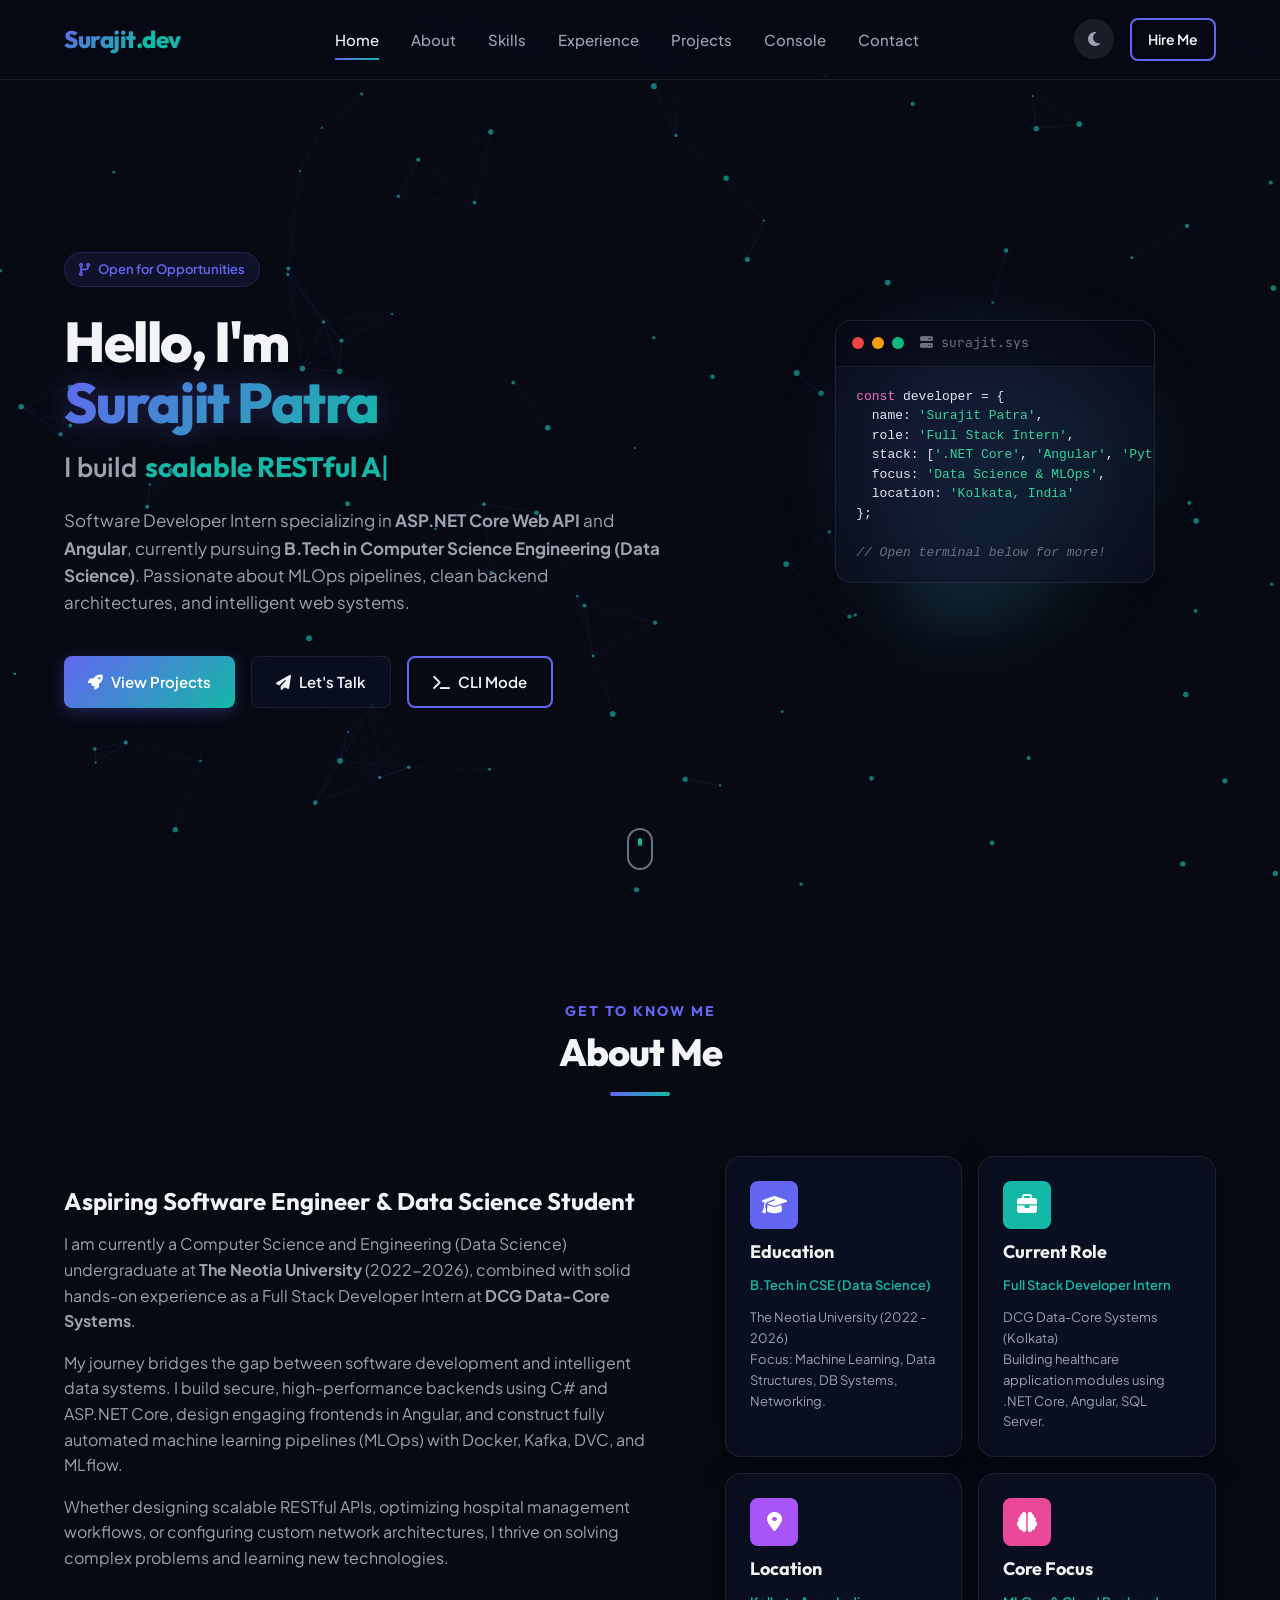
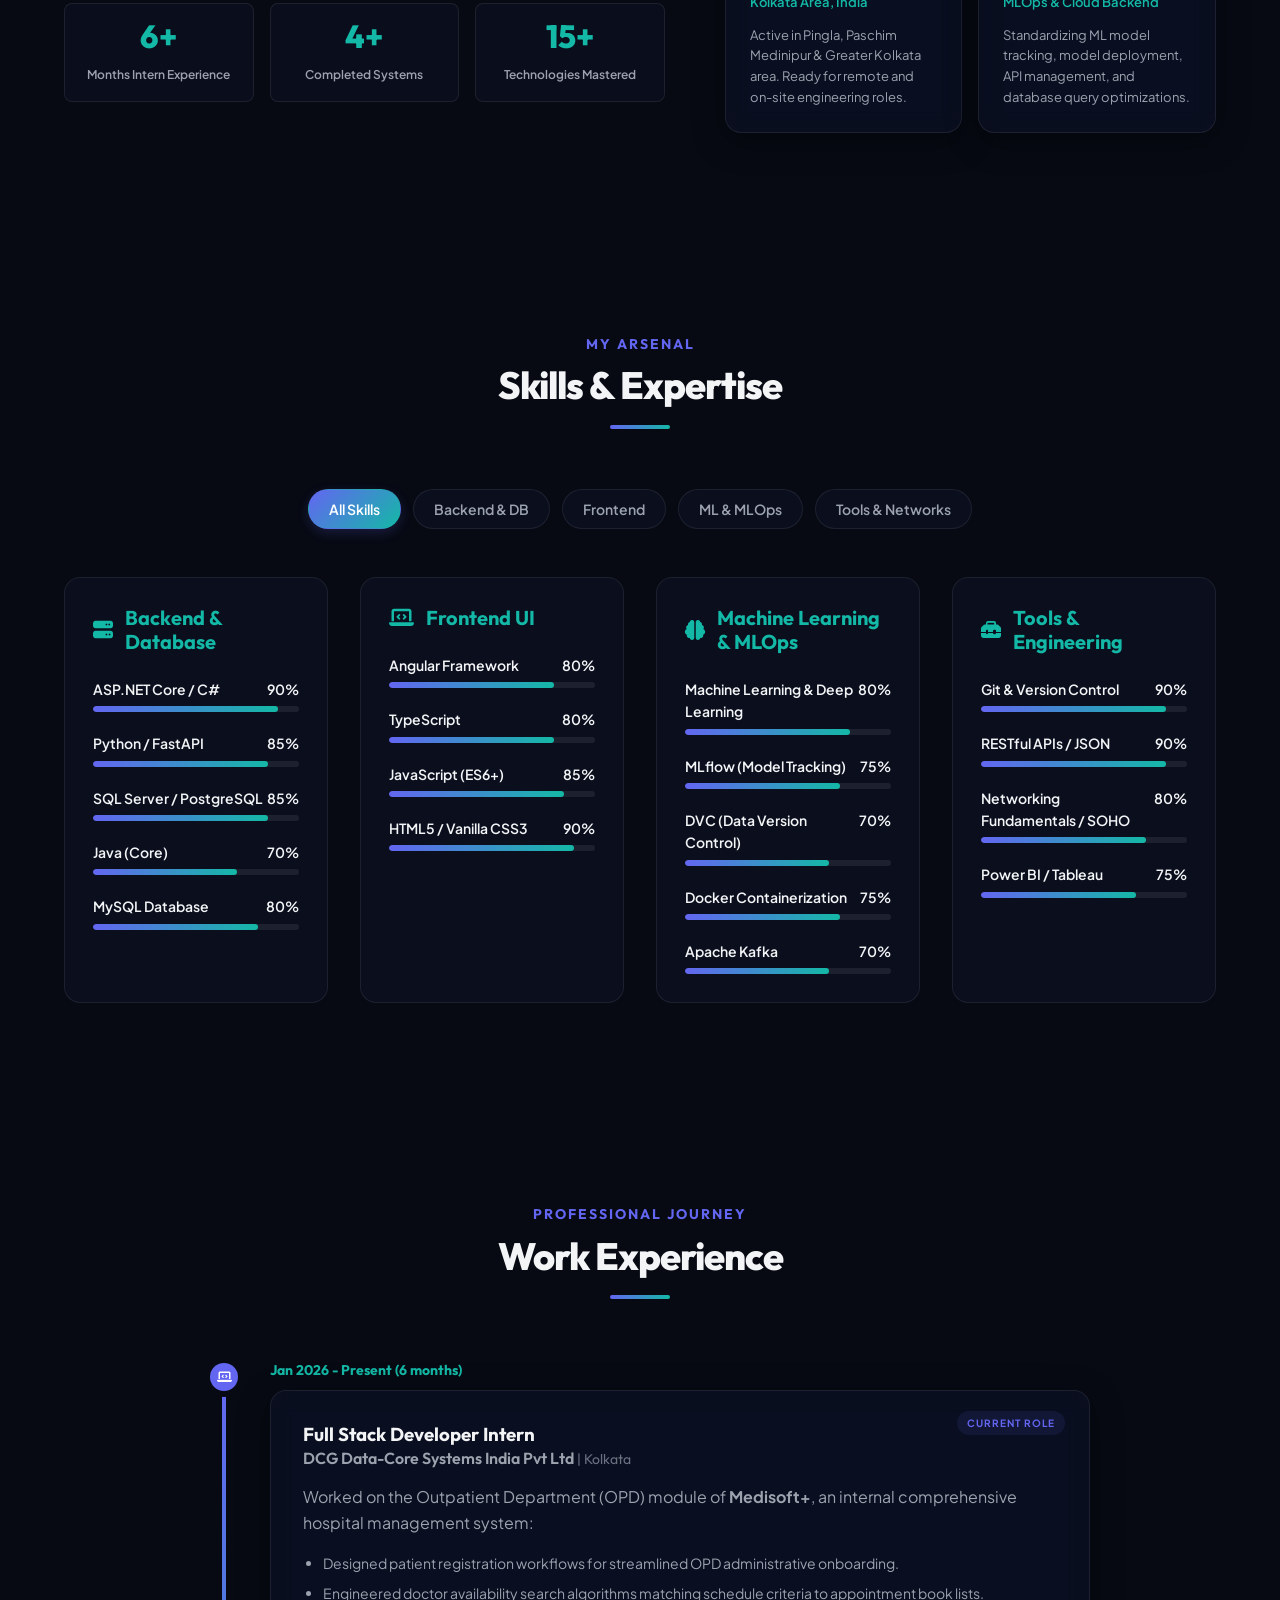
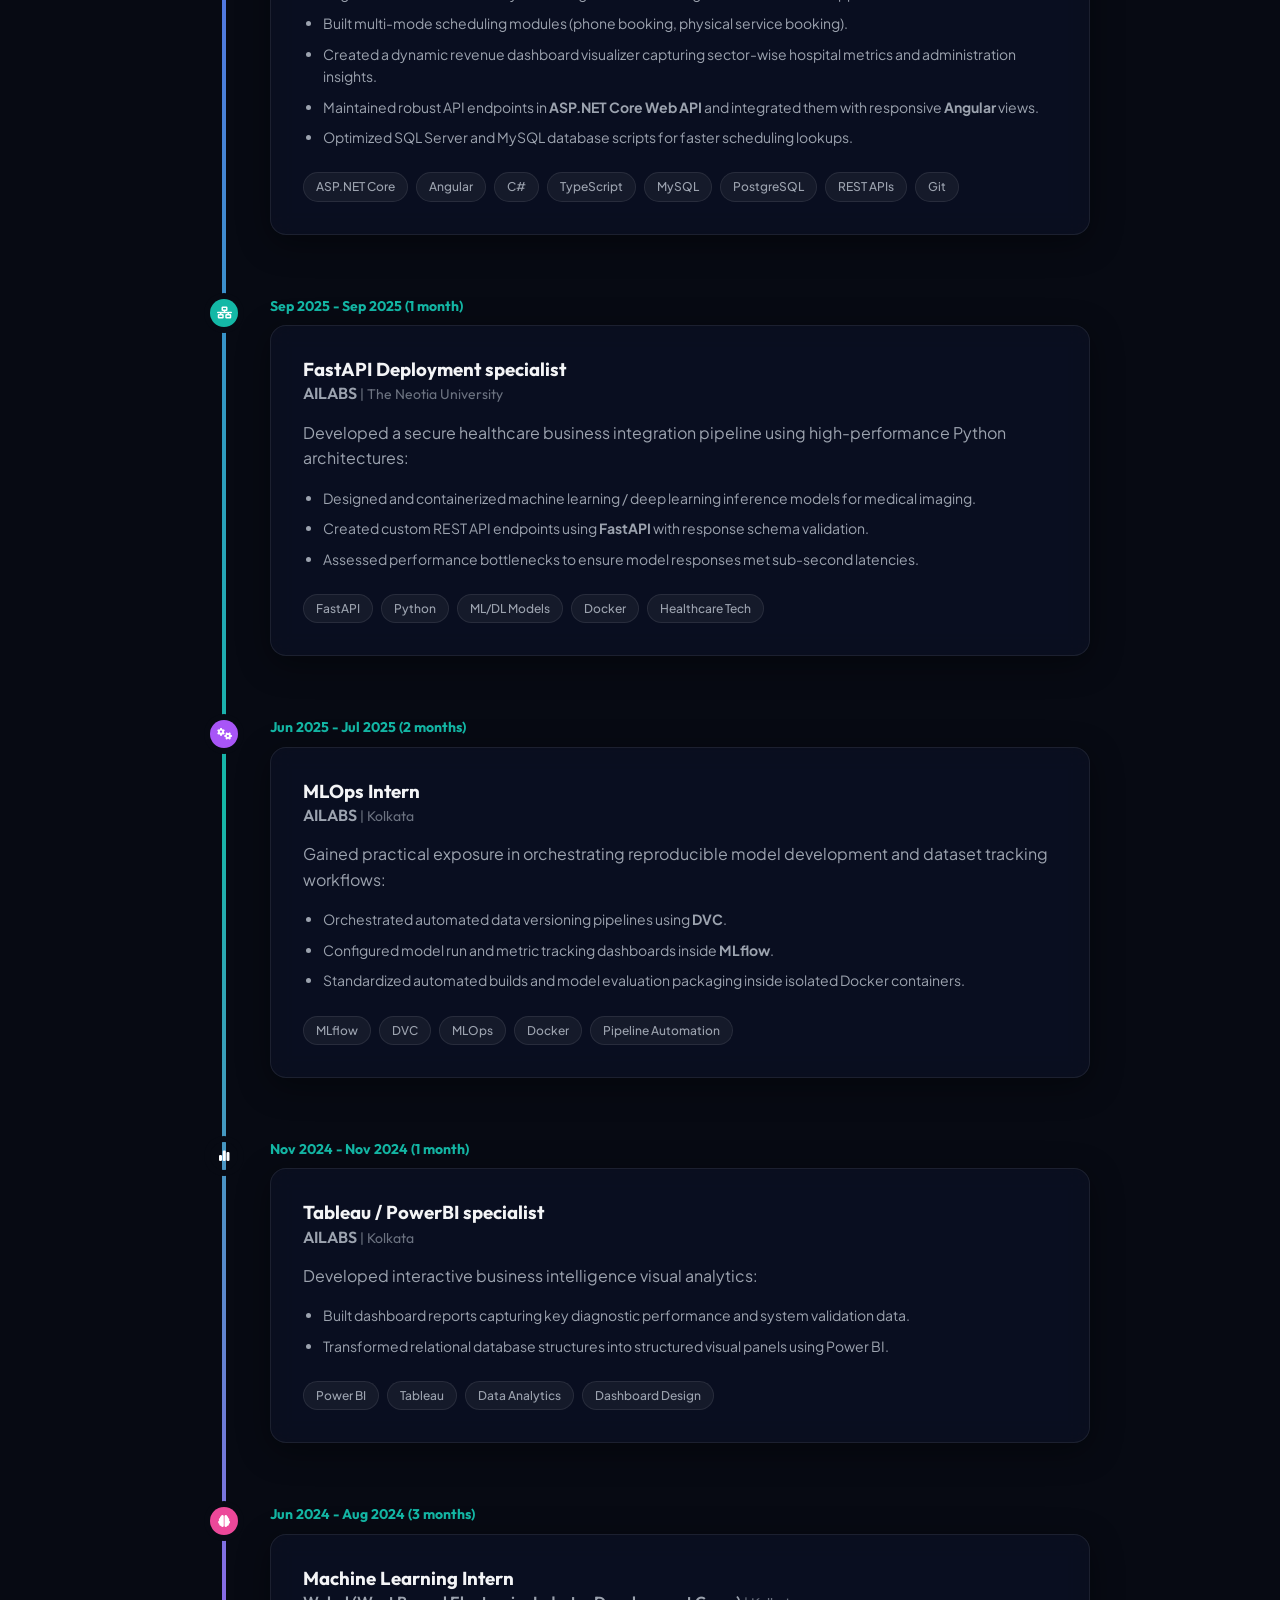
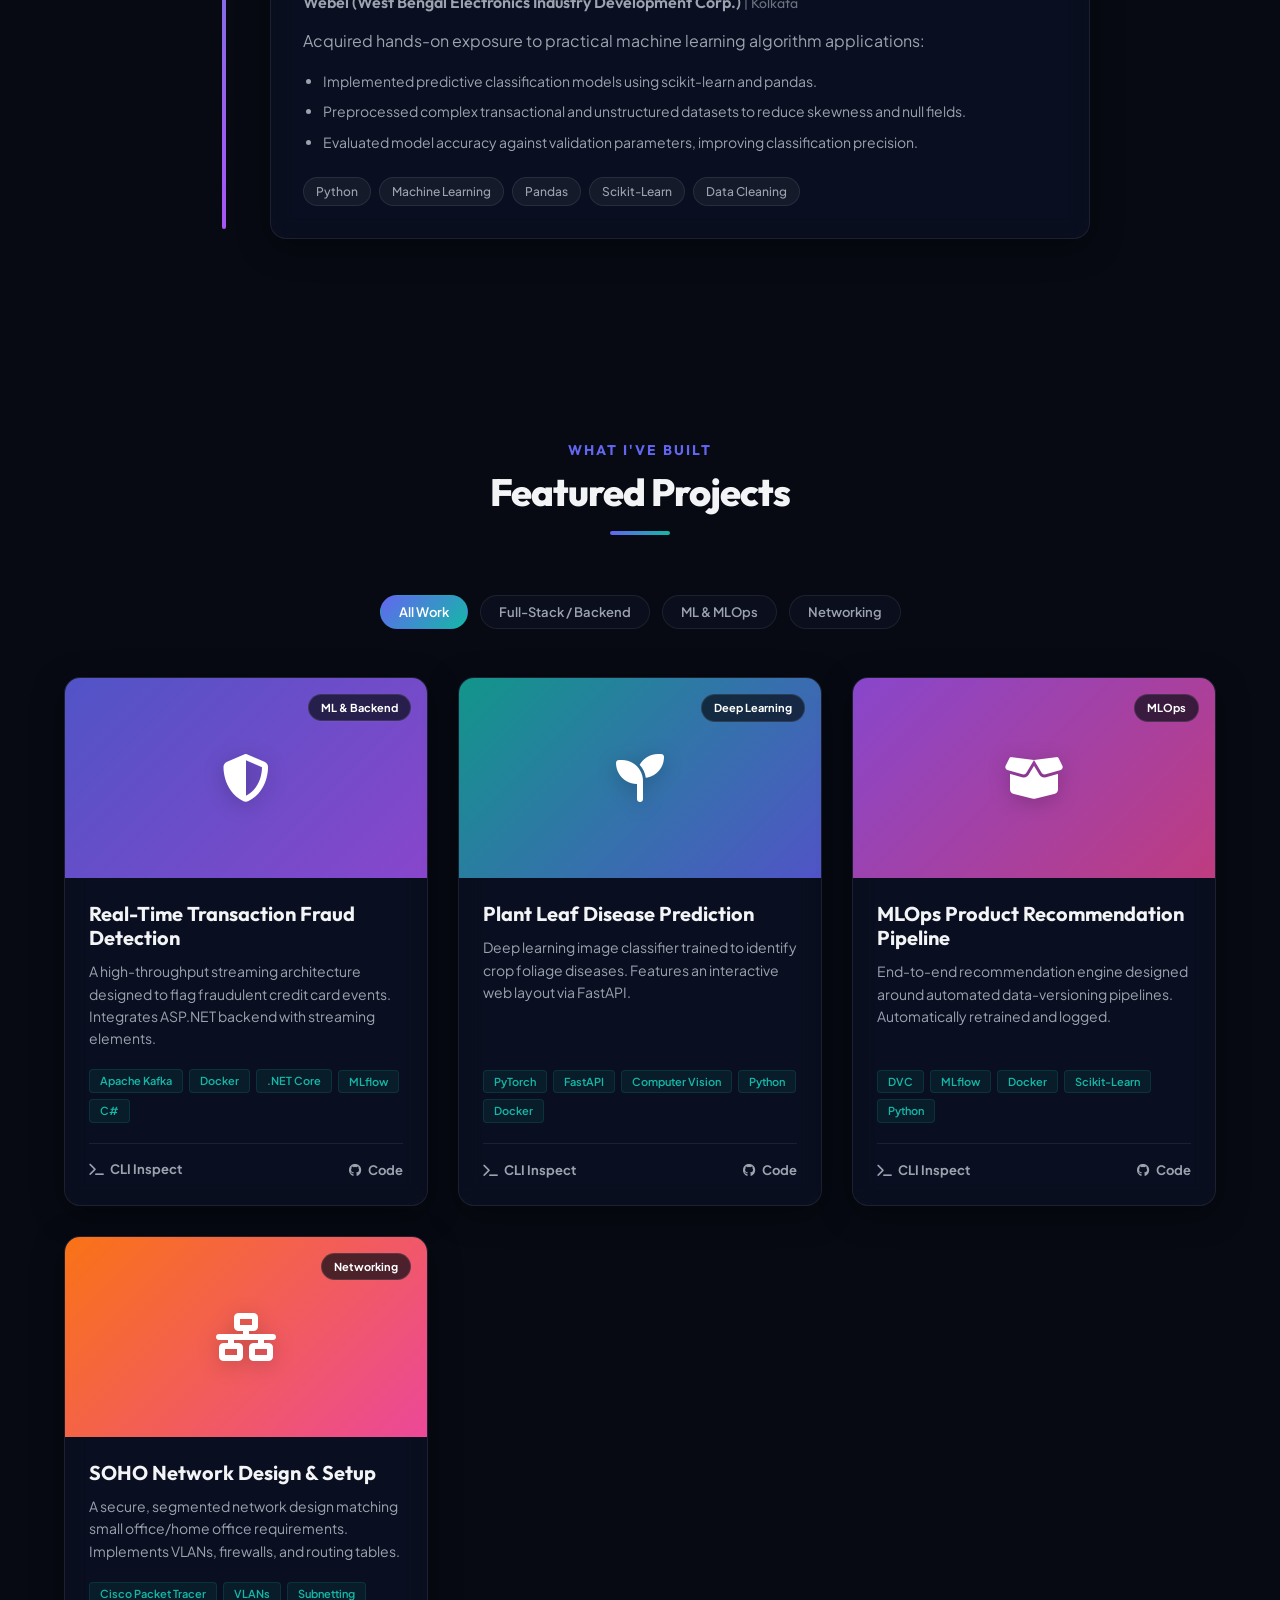
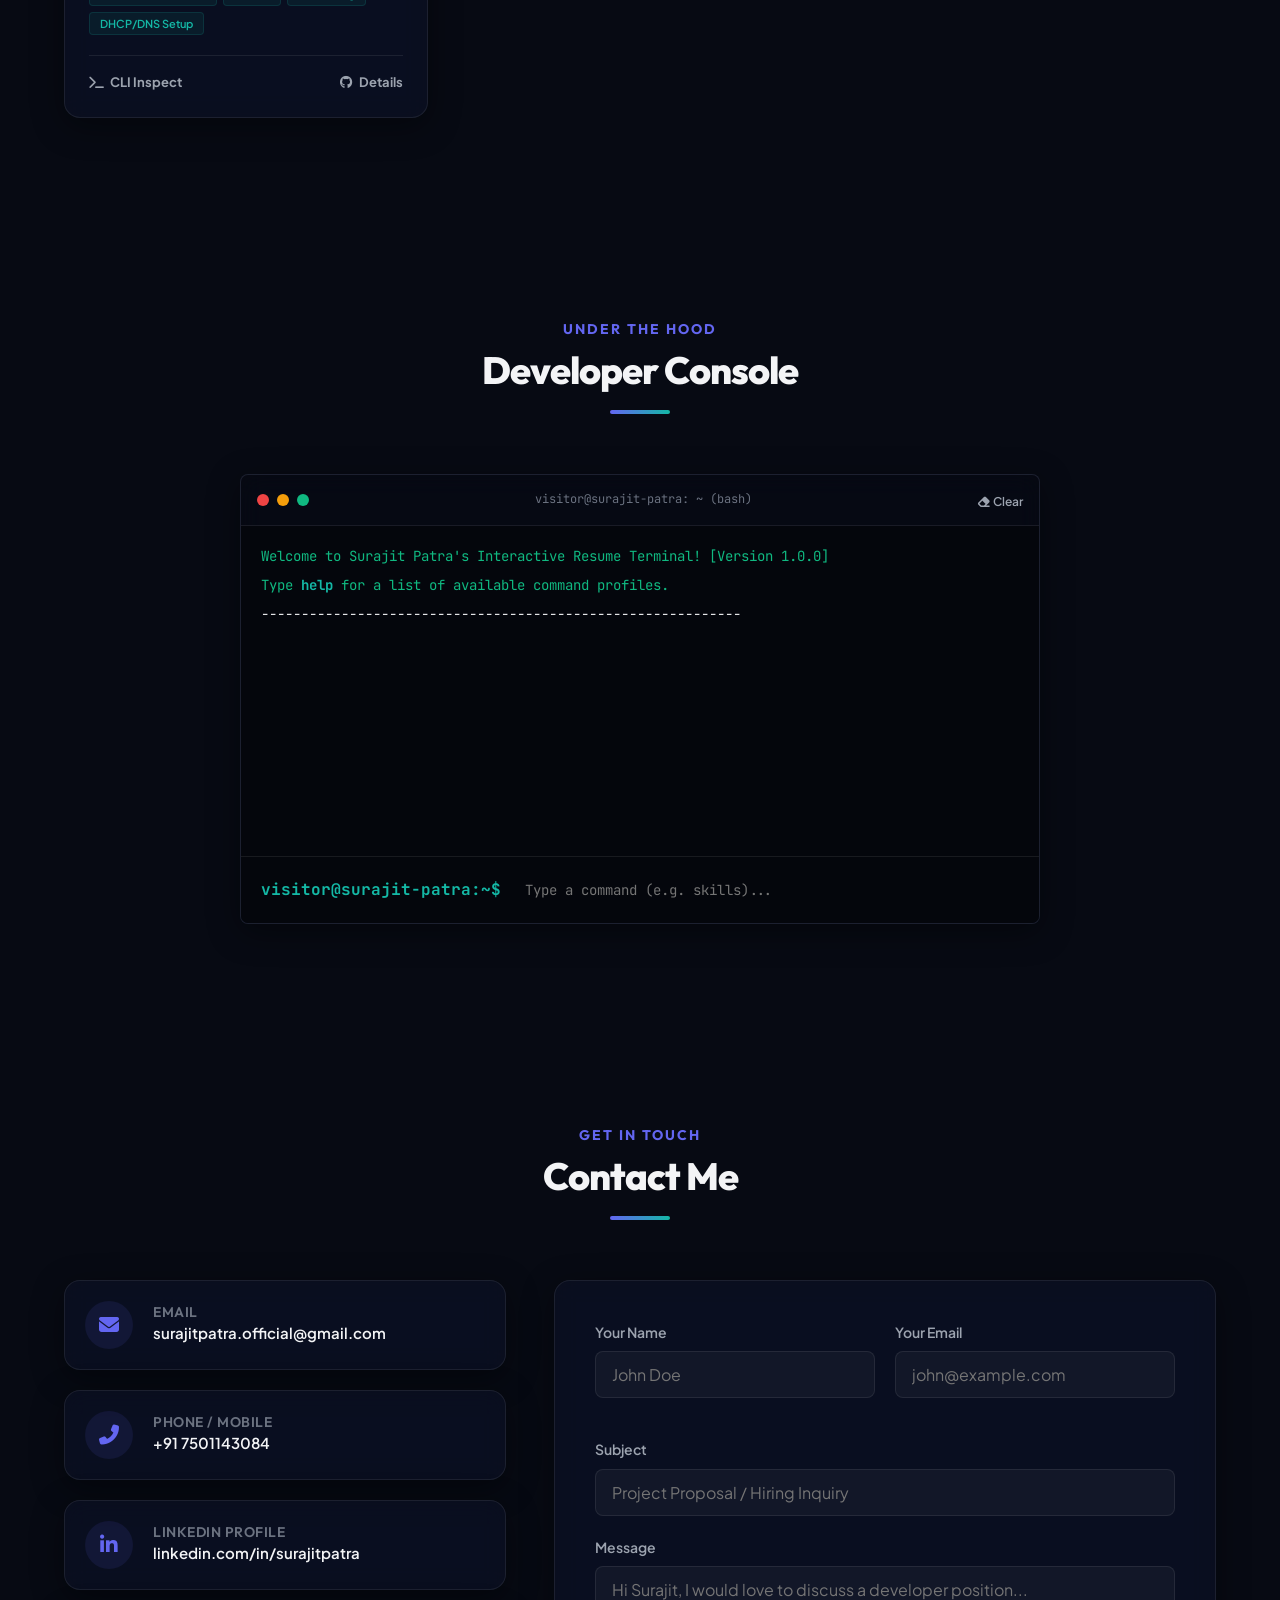
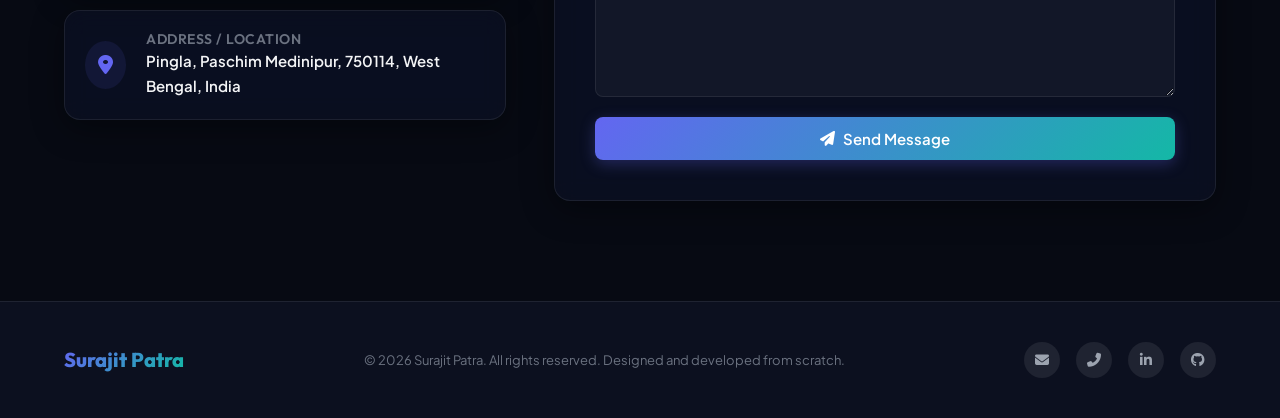
<file: index.html>
<!DOCTYPE html>
<html lang="en" data-theme="dark">

<head>
    <meta charset="UTF-8">
    <meta name="viewport" content="width=device-width, initial-scale=1.0">
    <meta name="description"
        content="Surajit Patra - Software Developer Intern & Data Science Student. Exploring .NET Core, Angular, Python, Machine Learning, and MLOps.">
    <title>Surajit Patra | Portfolio</title>

    <!-- Google Fonts -->
    <link rel="preconnect" href="https://fonts.googleapis.com">
    <link rel="preconnect" href="https://fonts.gstatic.com" crossorigin>
    <link
        href="https://fonts.googleapis.com/css2?family=Outfit:wght@300;400;500;600;700;800&family=JetBrains+Mono:wght@400;500;700&family=Plus+Jakarta+Sans:wght@300;400;500;600;700&display=swap"
        rel="stylesheet">

    <!-- Font Awesome Icons -->
    <link rel="stylesheet" href="https://cdnjs.cloudflare.com/ajax/libs/font-awesome/6.4.0/css/all.min.css">

    <!-- Custom CSS -->
    <link rel="stylesheet" href="style.css">
</head>

<body>
    <!-- Scroll Progress Indicator -->
    <div id="scroll-progress"></div>

    <!-- Interactive Canvas Background -->
    <canvas id="particle-canvas"></canvas>

    <!-- Header / Navigation -->
    <header class="glass-nav">
        <div class="nav-container">
            <a href="#hero" class="logo">
                <span class="gradient-text">Surajit</span><span class="logo-dot">.dev</span>
            </a>

            <nav class="nav-menu">
                <a href="#hero" class="nav-link active" data-sec="hero">Home</a>
                <a href="#about" class="nav-link" data-sec="about">About</a>
                <a href="#skills" class="nav-link" data-sec="skills">Skills</a>
                <a href="#experience" class="nav-link" data-sec="experience">Experience</a>
                <a href="#projects" class="nav-link" data-sec="projects">Projects</a>
                <a href="#terminal" class="nav-link" data-sec="terminal">Console</a>
                <a href="#contact" class="nav-link" data-sec="contact">Contact</a>
            </nav>

            <div class="nav-actions">
                <button id="theme-toggle" class="icon-btn" aria-label="Toggle Theme">
                    <i class="fas fa-sun light-icon"></i>
                    <i class="fas fa-moon dark-icon"></i>
                </button>
                <a href="#contact" class="btn btn-sm btn-outline hide-mobile">Hire Me</a>
                <button class="hamburger-btn" aria-label="Toggle Navigation Menu">
                    <span></span>
                    <span></span>
                    <span></span>
                </button>
            </div>
        </div>
    </header>

    <!-- Mobile Nav Overlay -->
    <div class="mobile-nav-overlay">
        <nav class="mobile-menu">
            <a href="#hero" class="mobile-link active">Home</a>
            <a href="#about" class="mobile-link">About</a>
            <a href="#skills" class="mobile-link">Skills</a>
            <a href="#experience" class="mobile-link">Experience</a>
            <a href="#projects" class="mobile-link">Projects</a>
            <a href="#terminal" class="mobile-link">Console</a>
            <a href="#contact" class="mobile-link">Contact</a>
        </nav>
    </div>

    <!-- Hero Section -->
    <section id="hero" class="hero-section">
        <div class="container hero-container">
            <div class="hero-content">
                <span class="intro-badge"><i class="fa-solid fa-code-branch"></i> Open for Opportunities</span>
                <h1 class="hero-title">
                    Hello, I'm <br>
                    <span class="gradient-text glow-text">Surajit Patra</span>
                </h1>
                <h2 class="hero-subtitle">
                    I build <span class="typing-text" id="typing-element"></span><span class="cursor">|</span>
                </h2>
                <p class="hero-desc">
                    Software Developer Intern specializing in <strong>ASP.NET Core Web API</strong> and
                    <strong>Angular</strong>,
                    currently pursuing <strong>B.Tech in Computer Science Engineering (Data Science)</strong>.
                    Passionate about MLOps pipelines, clean backend architectures, and intelligent web systems.
                </p>
                <div class="hero-ctas">
                    <a href="#projects" class="btn btn-primary"><i class="fas fa-rocket"></i> View Projects</a>
                    <a href="#contact" class="btn btn-secondary"><i class="fas fa-paper-plane"></i> Let's Talk</a>
                    <a href="#terminal" class="btn btn-outline terminal-shortcut-btn"><i class="fas fa-terminal"></i>
                        CLI Mode</a>
                </div>
            </div>

            <div class="hero-visual">
                <div class="blob-container">
                    <div class="interactive-blob"></div>
                    <div class="glass-hero-card">
                        <div class="card-header">
                            <span class="dot red"></span>
                            <span class="dot yellow"></span>
                            <span class="dot green"></span>
                            <span class="card-title-text"><i class="fa-solid fa-server"></i> surajit.sys</span>
                        </div>
                        <div class="card-body-code">
                            <pre><code><span class="code-keyword">const</span> developer = {
  name: <span class="code-string">'Surajit Patra'</span>,
  role: <span class="code-string">'Full Stack Intern'</span>,
  stack: [<span class="code-string">'.NET Core'</span>, <span class="code-string">'Angular'</span>, <span class="code-string">'Python'</span>],
  focus: <span class="code-string">'Data Science & MLOps'</span>,
  location: <span class="code-string">'Kolkata, India'</span>
};

<span class="code-comment">// Open terminal below for more!</span></code></pre>
                        </div>
                    </div>
                </div>
            </div>
        </div>
        <div class="scroll-indicator">
            <a href="#about" aria-label="Scroll Down">
                <span class="mouse-icon"><span class="wheel"></span></span>
            </a>
        </div>
    </section>

    <!-- About Section -->
    <section id="about" class="about-section scroll-spy">
        <div class="container">
            <div class="section-header">
                <span class="subtitle">Get to Know Me</span>
                <h2 class="section-title">About Me</h2>
                <div class="title-underline"></div>
            </div>

            <div class="about-grid">
                <div class="about-info">
                    <h3>Aspiring Software Engineer & Data Science Student</h3>
                    <p>
                        I am currently a Computer Science and Engineering (Data Science) undergraduate at <strong>The
                            Neotia University</strong> (2022-2026),
                        combined with solid hands-on experience as a Full Stack Developer Intern at <strong>DCG
                            Data-Core Systems</strong>.
                    </p>
                    <p>
                        My journey bridges the gap between software development and intelligent data systems. I build
                        secure, high-performance backends
                        using C# and ASP.NET Core, design engaging frontends in Angular, and construct fully automated
                        machine learning pipelines (MLOps)
                        with Docker, Kafka, DVC, and MLflow.
                    </p>
                    <p>
                        Whether designing scalable RESTful APIs, optimizing hospital management workflows, or
                        configuring custom network architectures,
                        I thrive on solving complex problems and learning new technologies.
                    </p>

                    <div class="about-metrics">
                        <div class="metric-card">
                            <span class="metric-num">6+</span>
                            <span class="metric-label">Months Intern Experience</span>
                        </div>
                        <div class="metric-card">
                            <span class="metric-num">4+</span>
                            <span class="metric-label">Completed Systems</span>
                        </div>
                        <div class="metric-card">
                            <span class="metric-num">15+</span>
                            <span class="metric-label">Technologies Mastered</span>
                        </div>
                    </div>
                </div>

                <div class="about-cards-grid">
                    <!-- Education Card -->
                    <div class="glass-card info-card">
                        <div class="icon-wrapper bg-indigo">
                            <i class="fas fa-graduation-cap"></i>
                        </div>
                        <h4>Education</h4>
                        <p class="card-subtitle">B.Tech in CSE (Data Science)</p>
                        <p class="card-details">The Neotia University (2022 - 2026)<br>Focus: Machine Learning, Data
                            Structures, DB Systems, Networking.</p>
                    </div>

                    <!-- Current Internship Card -->
                    <div class="glass-card info-card">
                        <div class="icon-wrapper bg-teal">
                            <i class="fas fa-briefcase"></i>
                        </div>
                        <h4>Current Role</h4>
                        <p class="card-subtitle">Full Stack Developer Intern</p>
                        <p class="card-details">DCG Data-Core Systems (Kolkata)<br>Building healthcare application
                            modules using .NET Core, Angular, SQL Server.</p>
                    </div>

                    <!-- Location Card -->
                    <div class="glass-card info-card">
                        <div class="icon-wrapper bg-purple">
                            <i class="fas fa-map-marker-alt"></i>
                        </div>
                        <h4>Location</h4>
                        <p class="card-subtitle">Kolkata Area, India</p>
                        <p class="card-details">Active in Pingla, Paschim Medinipur & Greater Kolkata area. Ready for
                            remote and on-site engineering roles.</p>
                    </div>

                    <!-- Core Strengths Card -->
                    <div class="glass-card info-card">
                        <div class="icon-wrapper bg-pink">
                            <i class="fas fa-brain"></i>
                        </div>
                        <h4>Core Focus</h4>
                        <p class="card-subtitle">MLOps & Cloud Backend</p>
                        <p class="card-details">Standardizing ML model tracking, model deployment, API management, and
                            database query optimizations.</p>
                    </div>
                </div>
            </div>
        </div>
    </section>

    <!-- Skills Section -->
    <section id="skills" class="skills-section scroll-spy">
        <div class="container">
            <div class="section-header">
                <span class="subtitle">My Arsenal</span>
                <h2 class="section-title">Skills & Expertise</h2>
                <div class="title-underline"></div>
            </div>

            <div class="skills-tabs">
                <button class="tab-btn active" data-target="all">All Skills</button>
                <button class="tab-btn" data-target="backend">Backend & DB</button>
                <button class="tab-btn" data-target="frontend">Frontend</button>
                <button class="tab-btn" data-target="mlops">ML & MLOps</button>
                <button class="tab-btn" data-target="tools">Tools & Networks</button>
            </div>

            <div class="skills-grid">
                <!-- Backend Stack -->
                <div class="skills-column" data-category="backend">
                    <h3 class="column-title"><i class="fas fa-server"></i> Backend & Database</h3>
                    <div class="skills-list">
                        <div class="skill-item">
                            <div class="skill-info">
                                <span>ASP.NET Core / C#</span>
                                <span>90%</span>
                            </div>
                            <div class="skill-bar">
                                <div class="skill-progress" style="width: 90%;"></div>
                            </div>
                        </div>
                        <div class="skill-item">
                            <div class="skill-info">
                                <span>Python / FastAPI</span>
                                <span>85%</span>
                            </div>
                            <div class="skill-bar">
                                <div class="skill-progress" style="width: 85%;"></div>
                            </div>
                        </div>
                        <div class="skill-item">
                            <div class="skill-info">
                                <span>SQL Server / PostgreSQL</span>
                                <span>85%</span>
                            </div>
                            <div class="skill-bar">
                                <div class="skill-progress" style="width: 85%;"></div>
                            </div>
                        </div>
                        <div class="skill-item">
                            <div class="skill-info">
                                <span>Java (Core)</span>
                                <span>70%</span>
                            </div>
                            <div class="skill-bar">
                                <div class="skill-progress" style="width: 70%;"></div>
                            </div>
                        </div>
                        <div class="skill-item">
                            <div class="skill-info">
                                <span>MySQL Database</span>
                                <span>80%</span>
                            </div>
                            <div class="skill-bar">
                                <div class="skill-progress" style="width: 80%;"></div>
                            </div>
                        </div>
                    </div>
                </div>

                <!-- Frontend Stack -->
                <div class="skills-column" data-category="frontend">
                    <h3 class="column-title"><i class="fas fa-laptop-code"></i> Frontend UI</h3>
                    <div class="skills-list">
                        <div class="skill-item">
                            <div class="skill-info">
                                <span>Angular Framework</span>
                                <span>80%</span>
                            </div>
                            <div class="skill-bar">
                                <div class="skill-progress" style="width: 80%;"></div>
                            </div>
                        </div>
                        <div class="skill-item">
                            <div class="skill-info">
                                <span>TypeScript</span>
                                <span>80%</span>
                            </div>
                            <div class="skill-bar">
                                <div class="skill-progress" style="width: 80%;"></div>
                            </div>
                        </div>
                        <div class="skill-item">
                            <div class="skill-info">
                                <span>JavaScript (ES6+)</span>
                                <span>85%</span>
                            </div>
                            <div class="skill-bar">
                                <div class="skill-progress" style="width: 85%;"></div>
                            </div>
                        </div>
                        <div class="skill-item">
                            <div class="skill-info">
                                <span>HTML5 / Vanilla CSS3</span>
                                <span>90%</span>
                            </div>
                            <div class="skill-bar">
                                <div class="skill-progress" style="width: 90%;"></div>
                            </div>
                        </div>
                    </div>
                </div>

                <!-- MLOps & ML Stack -->
                <div class="skills-column" data-category="mlops">
                    <h3 class="column-title"><i class="fas fa-brain"></i> Machine Learning & MLOps</h3>
                    <div class="skills-list">
                        <div class="skill-item">
                            <div class="skill-info">
                                <span>Machine Learning & Deep Learning</span>
                                <span>80%</span>
                            </div>
                            <div class="skill-bar">
                                <div class="skill-progress" style="width: 80%;"></div>
                            </div>
                        </div>
                        <div class="skill-item">
                            <div class="skill-info">
                                <span>MLflow (Model Tracking)</span>
                                <span>75%</span>
                            </div>
                            <div class="skill-bar">
                                <div class="skill-progress" style="width: 75%;"></div>
                            </div>
                        </div>
                        <div class="skill-item">
                            <div class="skill-info">
                                <span>DVC (Data Version Control)</span>
                                <span>70%</span>
                            </div>
                            <div class="skill-bar">
                                <div class="skill-progress" style="width: 70%;"></div>
                            </div>
                        </div>
                        <div class="skill-item">
                            <div class="skill-info">
                                <span>Docker Containerization</span>
                                <span>75%</span>
                            </div>
                            <div class="skill-bar">
                                <div class="skill-progress" style="width: 75%;"></div>
                            </div>
                        </div>
                        <div class="skill-item">
                            <div class="skill-info">
                                <span>Apache Kafka</span>
                                <span>70%</span>
                            </div>
                            <div class="skill-bar">
                                <div class="skill-progress" style="width: 70%;"></div>
                            </div>
                        </div>
                    </div>
                </div>

                <!-- Tools & Concepts -->
                <div class="skills-column" data-category="tools">
                    <h3 class="column-title"><i class="fas fa-toolbox"></i> Tools & Engineering</h3>
                    <div class="skills-list">
                        <div class="skill-item">
                            <div class="skill-info">
                                <span>Git & Version Control</span>
                                <span>90%</span>
                            </div>
                            <div class="skill-bar">
                                <div class="skill-progress" style="width: 90%;"></div>
                            </div>
                        </div>
                        <div class="skill-item">
                            <div class="skill-info">
                                <span>RESTful APIs / JSON</span>
                                <span>90%</span>
                            </div>
                            <div class="skill-bar">
                                <div class="skill-progress" style="width: 90%;"></div>
                            </div>
                        </div>
                        <div class="skill-item">
                            <div class="skill-info">
                                <span>Networking Fundamentals / SOHO</span>
                                <span>80%</span>
                            </div>
                            <div class="skill-bar">
                                <div class="skill-progress" style="width: 80%;"></div>
                            </div>
                        </div>
                        <div class="skill-item">
                            <div class="skill-info">
                                <span>Power BI / Tableau</span>
                                <span>75%</span>
                            </div>
                            <div class="skill-bar">
                                <div class="skill-progress" style="width: 75%;"></div>
                            </div>
                        </div>
                    </div>
                </div>
            </div>
        </div>
    </section>

    <!-- Experience / Timeline Section -->
    <section id="experience" class="experience-section scroll-spy">
        <div class="container">
            <div class="section-header">
                <span class="subtitle">Professional Journey</span>
                <h2 class="section-title">Work Experience</h2>
                <div class="title-underline"></div>
            </div>

            <div class="timeline">
                <!-- Experience Item 1 -->
                <div class="timeline-item" data-index="0">
                    <div class="timeline-dot bg-indigo"><i class="fas fa-laptop-code"></i></div>
                    <div class="timeline-date">Jan 2026 - Present (6 months)</div>
                    <div class="timeline-content glass-card">
                        <span class="timeline-badge bg-indigo-light text-indigo">CURRENT ROLE</span>
                        <h3>Full Stack Developer Intern</h3>
                        <h4 class="company-name">DCG Data-Core Systems India Pvt Ltd <span class="location">|
                                Kolkata</span></h4>
                        <p class="timeline-desc">
                            Worked on the Outpatient Department (OPD) module of <strong>Medisoft+</strong>, an internal
                            comprehensive hospital management system:
                        </p>
                        <ul class="timeline-bullets">
                            <li>Designed patient registration workflows for streamlined OPD administrative onboarding.
                            </li>
                            <li>Engineered doctor availability search algorithms matching schedule criteria to
                                appointment book lists.</li>
                            <li>Built multi-mode scheduling modules (phone booking, physical service booking).</li>
                            <li>Created a dynamic revenue dashboard visualizer capturing sector-wise hospital metrics
                                and administration insights.</li>
                            <li>Maintained robust API endpoints in <strong>ASP.NET Core Web API</strong> and integrated
                                them with responsive <strong>Angular</strong> views.</li>
                            <li>Optimized SQL Server and MySQL database scripts for faster scheduling lookups.</li>
                        </ul>
                        <div class="tech-pills">
                            <span>ASP.NET Core</span>
                            <span>Angular</span>
                            <span>C#</span>
                            <span>TypeScript</span>
                            <span>MySQL</span>
                            <span>PostgreSQL</span>
                            <span>REST APIs</span>
                            <span>Git</span>
                        </div>
                    </div>
                </div>

                <!-- Experience Item 2 -->
                <div class="timeline-item" data-index="1">
                    <div class="timeline-dot bg-teal"><i class="fas fa-network-wired"></i></div>
                    <div class="timeline-date">Sep 2025 - Sep 2025 (1 month)</div>
                    <div class="timeline-content glass-card">
                        <h3>FastAPI Deployment specialist</h3>
                        <h4 class="company-name">AILABS <span class="location">| The Neotia University</span></h4>
                        <p class="timeline-desc">
                            Developed a secure healthcare business integration pipeline using high-performance Python
                            architectures:
                        </p>
                        <ul class="timeline-bullets">
                            <li>Designed and containerized machine learning / deep learning inference models for medical
                                imaging.</li>
                            <li>Created custom REST API endpoints using <strong>FastAPI</strong> with response schema
                                validation.</li>
                            <li>Assessed performance bottlenecks to ensure model responses met sub-second latencies.
                            </li>
                        </ul>
                        <div class="tech-pills">
                            <span>FastAPI</span>
                            <span>Python</span>
                            <span>ML/DL Models</span>
                            <span>Docker</span>
                            <span>Healthcare Tech</span>
                        </div>
                    </div>
                </div>

                <!-- Experience Item 3 -->
                <div class="timeline-item" data-index="2">
                    <div class="timeline-dot bg-purple"><i class="fas fa-gears"></i></div>
                    <div class="timeline-date">Jun 2025 - Jul 2025 (2 months)</div>
                    <div class="timeline-content glass-card">
                        <h3>MLOps Intern</h3>
                        <h4 class="company-name">AILABS <span class="location">| Kolkata</span></h4>
                        <p class="timeline-desc">
                            Gained practical exposure in orchestrating reproducible model development and dataset
                            tracking workflows:
                        </p>
                        <ul class="timeline-bullets">
                            <li>Orchestrated automated data versioning pipelines using <strong>DVC</strong>.</li>
                            <li>Configured model run and metric tracking dashboards inside <strong>MLflow</strong>.</li>
                            <li>Standardized automated builds and model evaluation packaging inside isolated Docker
                                containers.</li>
                        </ul>
                        <div class="tech-pills">
                            <span>MLflow</span>
                            <span>DVC</span>
                            <span>MLOps</span>
                            <span>Docker</span>
                            <span>Pipeline Automation</span>
                        </div>
                    </div>
                </div>

                <!-- Experience Item 4 -->
                <div class="timeline-item" data-index="3">
                    <div class="timeline-dot bg-orange"><i class="fas fa-chart-simple"></i></div>
                    <div class="timeline-date">Nov 2024 - Nov 2024 (1 month)</div>
                    <div class="timeline-content glass-card">
                        <h3>Tableau / PowerBI specialist</h3>
                        <h4 class="company-name">AILABS <span class="location">| Kolkata</span></h4>
                        <p class="timeline-desc">
                            Developed interactive business intelligence visual analytics:
                        </p>
                        <ul class="timeline-bullets">
                            <li>Built dashboard reports capturing key diagnostic performance and system validation data.
                            </li>
                            <li>Transformed relational database structures into structured visual panels using Power BI.
                            </li>
                        </ul>
                        <div class="tech-pills">
                            <span>Power BI</span>
                            <span>Tableau</span>
                            <span>Data Analytics</span>
                            <span>Dashboard Design</span>
                        </div>
                    </div>
                </div>

                <!-- Experience Item 5 -->
                <div class="timeline-item" data-index="4">
                    <div class="timeline-dot bg-pink"><i class="fas fa-brain"></i></div>
                    <div class="timeline-date">Jun 2024 - Aug 2024 (3 months)</div>
                    <div class="timeline-content glass-card">
                        <h3>Machine Learning Intern</h3>
                        <h4 class="company-name">Webel (West Bengal Electronics Industry Development Corp.) <span
                                class="location">| Kolkata</span></h4>
                        <p class="timeline-desc">
                            Acquired hands-on exposure to practical machine learning algorithm applications:
                        </p>
                        <ul class="timeline-bullets">
                            <li>Implemented predictive classification models using scikit-learn and pandas.</li>
                            <li>Preprocessed complex transactional and unstructured datasets to reduce skewness and null
                                fields.</li>
                            <li>Evaluated model accuracy against validation parameters, improving classification
                                precision.</li>
                        </ul>
                        <div class="tech-pills">
                            <span>Python</span>
                            <span>Machine Learning</span>
                            <span>Pandas</span>
                            <span>Scikit-Learn</span>
                            <span>Data Cleaning</span>
                        </div>
                    </div>
                </div>
            </div>
        </div>
    </section>

    <!-- Projects Section -->
    <section id="projects" class="projects-section scroll-spy">
        <div class="container">
            <div class="section-header">
                <span class="subtitle">What I've Built</span>
                <h2 class="section-title">Featured Projects</h2>
                <div class="title-underline"></div>
            </div>

            <!-- Filter Controls -->
            <div class="portfolio-filters">
                <button class="filter-btn active" data-filter="all">All Work</button>
                <button class="filter-btn" data-filter="fullstack">Full-Stack / Backend</button>
                <button class="filter-btn" data-filter="ml-dl">ML & MLOps</button>
                <button class="filter-btn" data-filter="networking">Networking</button>
            </div>

            <div class="projects-grid">
                <!-- Project 1 -->
                <div class="project-card glass-card" data-category="fullstack ml-dl">
                    <div class="project-img-wrapper">
                        <div class="project-placeholder-img bg-grad-indigo">
                            <i class="fa-solid fa-shield-halved project-icon"></i>
                        </div>
                        <span class="project-badge">ML & Backend</span>
                    </div>
                    <div class="project-info">
                        <h3>Real-Time Transaction Fraud Detection</h3>
                        <p class="project-desc">
                            A high-throughput streaming architecture designed to flag fraudulent credit card events.
                            Integrates ASP.NET backend with streaming elements.
                        </p>
                        <div class="project-tags">
                            <span>Apache Kafka</span>
                            <span>Docker</span>
                            <span>.NET Core</span>
                            <span>MLflow</span>
                            <span>C#</span>
                        </div>
                        <div class="project-links">
                            <a href="#terminal" class="terminal-trigger" data-cmd="project fraud"><i
                                    class="fa-solid fa-terminal"></i> CLI Inspect</a>
                            <a href="https://github.com" target="_blank" rel="noopener"><i class="fab fa-github"></i>
                                Code</a>
                        </div>
                    </div>
                </div>

                <!-- Project 2 -->
                <div class="project-card glass-card" data-category="ml-dl">
                    <div class="project-img-wrapper">
                        <div class="project-placeholder-img bg-grad-teal">
                            <i class="fa-solid fa-seedling project-icon"></i>
                        </div>
                        <span class="project-badge">Deep Learning</span>
                    </div>
                    <div class="project-info">
                        <h3>Plant Leaf Disease Prediction</h3>
                        <p class="project-desc">
                            Deep learning image classifier trained to identify crop foliage diseases. Features an
                            interactive web layout via FastAPI.
                        </p>
                        <div class="project-tags">
                            <span>PyTorch</span>
                            <span>FastAPI</span>
                            <span>Computer Vision</span>
                            <span>Python</span>
                            <span>Docker</span>
                        </div>
                        <div class="project-links">
                            <a href="#terminal" class="terminal-trigger" data-cmd="project leaf"><i
                                    class="fa-solid fa-terminal"></i> CLI Inspect</a>
                            <a href="https://github.com" target="_blank" rel="noopener"><i class="fab fa-github"></i>
                                Code</a>
                        </div>
                    </div>
                </div>

                <!-- Project 3 -->
                <div class="project-card glass-card" data-category="ml-dl">
                    <div class="project-img-wrapper">
                        <div class="project-placeholder-img bg-grad-purple">
                            <i class="fa-solid fa-box-open project-icon"></i>
                        </div>
                        <span class="project-badge">MLOps</span>
                    </div>
                    <div class="project-info">
                        <h3>MLOps Product Recommendation Pipeline</h3>
                        <p class="project-desc">
                            End-to-end recommendation engine designed around automated data-versioning pipelines.
                            Automatically retrained and logged.
                        </p>
                        <div class="project-tags">
                            <span>DVC</span>
                            <span>MLflow</span>
                            <span>Docker</span>
                            <span>Scikit-Learn</span>
                            <span>Python</span>
                        </div>
                        <div class="project-links">
                            <a href="#terminal" class="terminal-trigger" data-cmd="project recs"><i
                                    class="fa-solid fa-terminal"></i> CLI Inspect</a>
                            <a href="https://github.com" target="_blank" rel="noopener"><i class="fab fa-github"></i>
                                Code</a>
                        </div>
                    </div>
                </div>

                <!-- Project 4 -->
                <div class="project-card glass-card" data-category="networking">
                    <div class="project-img-wrapper">
                        <div class="project-placeholder-img bg-grad-orange">
                            <i class="fa-solid fa-network-wired project-icon"></i>
                        </div>
                        <span class="project-badge">Networking</span>
                    </div>
                    <div class="project-info">
                        <h3>SOHO Network Design & Setup</h3>
                        <p class="project-desc">
                            A secure, segmented network design matching small office/home office requirements.
                            Implements VLANs, firewalls, and routing tables.
                        </p>
                        <div class="project-tags">
                            <span>Cisco Packet Tracer</span>
                            <span>VLANs</span>
                            <span>Subnetting</span>
                            <span>DHCP/DNS Setup</span>
                        </div>
                        <div class="project-links">
                            <a href="#terminal" class="terminal-trigger" data-cmd="project network"><i
                                    class="fa-solid fa-terminal"></i> CLI Inspect</a>
                            <a href="https://github.com" target="_blank" rel="noopener"><i class="fab fa-github"></i>
                                Details</a>
                        </div>
                    </div>
                </div>
            </div>
        </div>
    </section>

    <!-- Developer Console / Terminal Section -->
    <section id="terminal" class="terminal-section scroll-spy">
        <div class="container">
            <div class="section-header">
                <span class="subtitle">Under the Hood</span>
                <h2 class="section-title">Developer Console</h2>
                <div class="title-underline"></div>
            </div>

            <div class="terminal-container glass-card">
                <div class="terminal-bar">
                    <div class="terminal-dots">
                        <span class="dot red"></span>
                        <span class="dot yellow"></span>
                        <span class="dot green"></span>
                    </div>
                    <div class="terminal-title">visitor@surajit-patra: ~ (bash)</div>
                    <div class="terminal-actions">
                        <button id="terminal-clear-btn" class="text-btn" title="Clear Console"><i
                                class="fa-solid fa-eraser"></i> Clear</button>
                    </div>
                </div>
                <div class="terminal-body" id="terminal-output-body">
                    <div class="terminal-line system-msg">
                        Welcome to Surajit Patra's Interactive Resume Terminal! [Version 1.0.0]
                    </div>
                    <div class="terminal-line system-msg text-muted">
                        Type <span class="highlight-cmd">help</span> for a list of available command profiles.
                    </div>
                    <div class="terminal-line text-muted">
                        ------------------------------------------------------------
                    </div>
                </div>
                <div class="terminal-input-line">
                    <span class="prompt-symbol">visitor@surajit-patra:~$</span>
                    <input type="text" id="terminal-input" autocomplete="off"
                        placeholder="Type a command (e.g. skills)...">
                </div>
            </div>
        </div>
    </section>

    <!-- Contact Section -->
    <section id="contact" class="contact-section scroll-spy">
        <div class="container">
            <div class="section-header">
                <span class="subtitle">Get In Touch</span>
                <h2 class="section-title">Contact Me</h2>
                <div class="title-underline"></div>
            </div>

            <div class="contact-grid">
                <!-- Info Cards -->
                <div class="contact-info-panel">
                    <div class="glass-card contact-detail-card">
                        <div class="detail-icon"><i class="fas fa-envelope"></i></div>
                        <div class="detail-content">
                            <h5>Email</h5>
                            <a href="mailto:surajitpatra.official@gmail.com" class="detail-link">surajitpatra.official@gmail.com</a>
                        </div>
                    </div>

                    <div class="glass-card contact-detail-card">
                        <div class="detail-icon"><i class="fas fa-phone-alt"></i></div>
                        <div class="detail-content">
                            <h5>Phone / Mobile</h5>
                            <a href="tel:+917501143084" class="detail-link">+91 7501143084</a>
                        </div>
                    </div>

                    <div class="glass-card contact-detail-card">
                        <div class="detail-icon"><i class="fab fa-linkedin-in"></i></div>
                        <div class="detail-content">
                            <h5>LinkedIn Profile</h5>
                            <a href="https://www.linkedin.com/in/surajit-patra-709b24269/" target="_blank"
                                rel="noopener" class="detail-link">linkedin.com/in/surajitpatra</a>
                        </div>
                    </div>

                    <div class="glass-card contact-detail-card">
                        <div class="detail-icon"><i class="fas fa-map-marker-alt"></i></div>
                        <div class="detail-content">
                            <h5>Address / Location</h5>
                            <span class="detail-text">Pingla, Paschim Medinipur, 750114, West Bengal, India</span>
                        </div>
                    </div>
                </div>

                <!-- Contact Form -->
                <div class="contact-form-panel glass-card">
                    <form id="contact-form">
                        <div class="form-row">
                            <div class="form-group">
                                <label for="form-name">Your Name</label>
                                <input type="text" id="form-name" required placeholder="John Doe">
                            </div>
                            <div class="form-group">
                                <label for="form-email">Your Email</label>
                                <input type="email" id="form-email" required placeholder="john@example.com">
                            </div>
                        </div>
                        <div class="form-group">
                            <label for="form-subject">Subject</label>
                            <input type="text" id="form-subject" required
                                placeholder="Project Proposal / Hiring Inquiry">
                        </div>
                        <div class="form-group">
                            <label for="form-message">Message</label>
                            <textarea id="form-message" rows="5" required
                                placeholder="Hi Surajit, I would love to discuss a developer position..."></textarea>
                        </div>
                        <button type="submit" class="btn btn-primary btn-block">
                            <i class="fas fa-paper-plane"></i> Send Message
                        </button>
                    </form>
                </div>
            </div>
        </div>
    </section>

    <!-- Footer -->
    <footer>
        <div class="container footer-container">
            <div class="footer-logo">
                <span class="gradient-text">Surajit Patra</span>
            </div>
            <p class="copyright">
                &copy; <span id="year-placeholder">2026</span> Surajit Patra. All rights reserved. Designed and
                developed from scratch.
            </p>
            <div class="footer-socials">
                <a href="mailto:surajitpatra434@gmail.com" aria-label="Email"><i class="fas fa-envelope"></i></a>
                <a href="tel:+917501143084" aria-label="Phone"><i class="fas fa-phone-alt"></i></a>
                <a href="https://www.linkedin.com/in/surajitpatra-709b24269" target="_blank" rel="noopener"
                    aria-label="LinkedIn"><i class="fab fa-linkedin-in"></i></a>
                <a href="https://github.com" target="_blank" rel="noopener" aria-label="GitHub"><i
                        class="fab fa-github"></i></a>
            </div>
        </div>
    </footer>

    <!-- Toast Notification -->
    <div id="toast-container"></div>

    <!-- Custom JS -->
    <script src="script.js"></script>
</body>

</html>
</file>
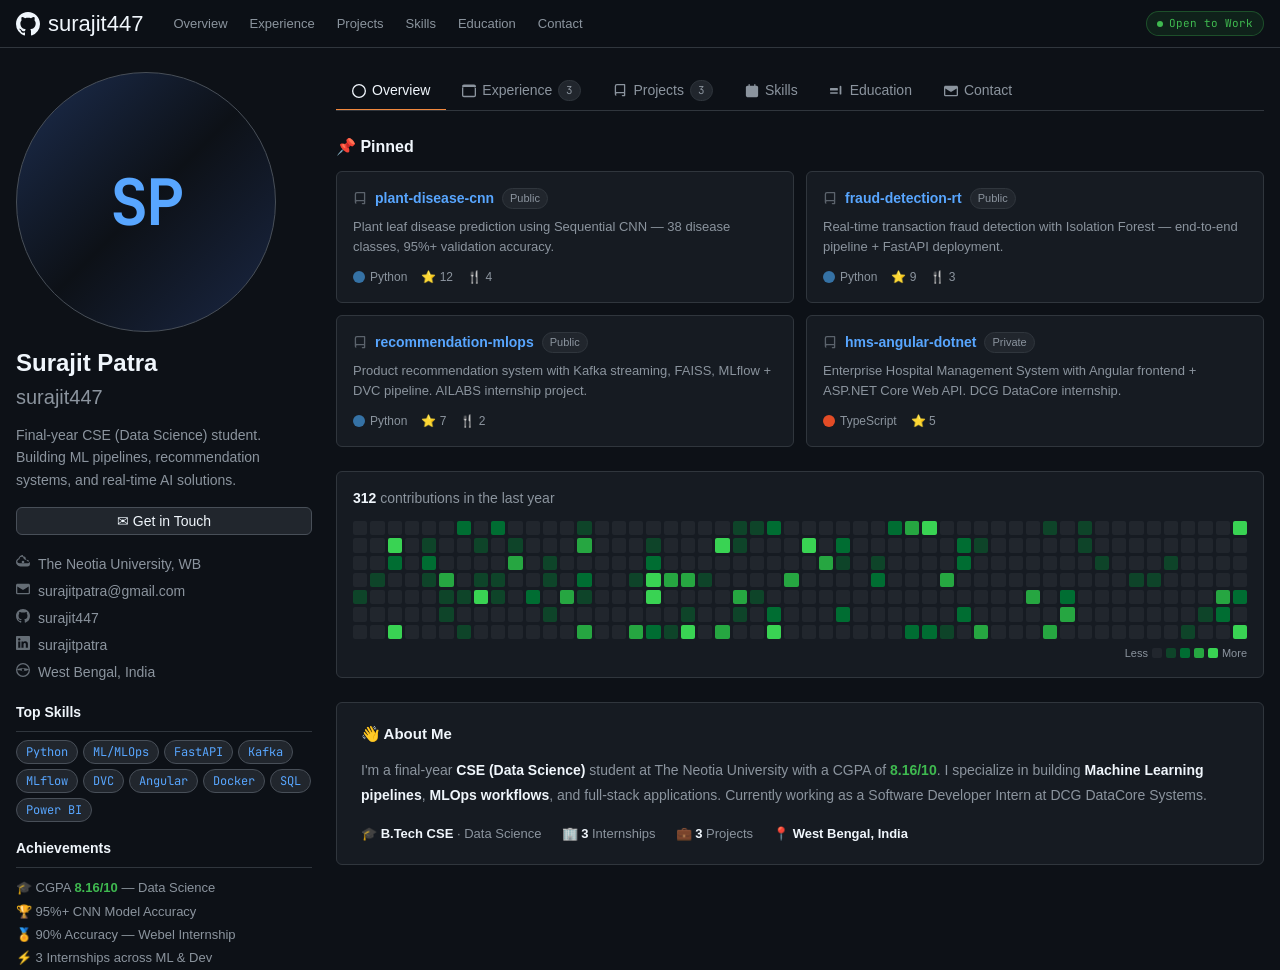
<file: surajit_portfolio.html>
<!DOCTYPE html>
<html lang="en">
<head>
<meta charset="UTF-8">
<meta name="viewport" content="width=device-width, initial-scale=1.0">
<title>surajit447 — GitHub Portfolio</title>
<link href="https://fonts.googleapis.com/css2?family=JetBrains+Mono:wght@400;500&display=swap" rel="stylesheet">
<style>
*,*::before,*::after{box-sizing:border-box;margin:0;padding:0}
:root{
  --bg:#0d1117;
  --bg2:#161b22;
  --bg3:#21262d;
  --bg4:#30363d;
  --border:#30363d;
  --border2:#484f58;
  --text:#f0f6fc;
  --muted:#8b949e;
  --accent:#58a6ff;
  --accent-hover:#79c0ff;
  --green:#3fb950;
  --green2:#238636;
  --green-bg:rgba(35,134,54,0.15);
  --yellow:#e3b341;
  --orange:#f0883e;
  --pink:#ff7b72;
  --purple:#bc8cff;
  --mono:'JetBrains Mono',monospace;
  --sans:-apple-system,BlinkMacSystemFont,'Segoe UI','Noto Sans',Helvetica,Arial,sans-serif;
}
html{scroll-behavior:smooth}
body{font-family:var(--sans);background:var(--bg);color:var(--text);font-size:14px;line-height:1.5;min-height:100vh}
::-webkit-scrollbar{width:6px;height:6px}
::-webkit-scrollbar-track{background:var(--bg)}
::-webkit-scrollbar-thumb{background:var(--bg4);border-radius:3px}
a{color:var(--accent);text-decoration:none}
a:hover{color:var(--accent-hover);text-decoration:underline}

/* ── TOP NAV ── */
#topnav{
  position:sticky;top:0;z-index:200;
  background:rgba(13,17,23,0.95);
  backdrop-filter:blur(10px);
  border-bottom:1px solid var(--border);
  height:48px;display:flex;align-items:center;
  padding:0 16px;gap:12px;
}
.nav-logo{
  display:flex;align-items:center;gap:8px;
  font-size:22px;color:var(--text);margin-right:8px;
}
.nav-links{display:flex;gap:2px;align-items:center}
.nav-item{
  color:var(--muted);font-size:13px;font-weight:500;
  padding:6px 10px;border-radius:6px;cursor:pointer;
  transition:all 0.15s;text-decoration:none;
}
.nav-item:hover{color:var(--text);background:var(--bg3);text-decoration:none}
.nav-item.active{color:var(--text)}
.nav-spacer{flex:1}
.nav-badge{
  background:var(--green-bg);color:var(--green);
  border:1px solid rgba(63,185,80,0.3);
  font-size:11px;font-family:var(--mono);
  padding:3px 10px;border-radius:20px;
  display:flex;align-items:center;gap:6px;
}
.pulse-dot{width:6px;height:6px;border-radius:50%;background:var(--green);animation:pulse 2s infinite}
@keyframes pulse{0%,100%{opacity:1;transform:scale(1)}50%{opacity:.6;transform:scale(1.4)}}

/* ── LAYOUT ── */
.container{max-width:1280px;margin:0 auto;padding:0 16px}
.layout{display:grid;grid-template-columns:296px 1fr;gap:24px;padding-top:24px;align-items:start}

/* ── PROFILE SIDEBAR ── */
.profile-card{position:sticky;top:72px}
.avatar{
  width:100%;aspect-ratio:1;border-radius:50%;
  background:linear-gradient(135deg,#1c2d4f 0%,#0d1117 50%,#1a2744 100%);
  border:1px solid var(--border2);
  display:flex;align-items:center;justify-content:center;
  margin-bottom:16px;overflow:hidden;
  font-size:64px;font-weight:700;color:var(--accent);
  font-family:var(--mono);letter-spacing:-2px;
  max-width:260px;
}
.profile-name{font-size:24px;font-weight:600;color:var(--text);line-height:1.25;margin-bottom:4px}
.profile-handle{font-size:20px;color:var(--muted);font-weight:300;margin-bottom:12px}
.profile-bio{font-size:14px;color:var(--muted);line-height:1.6;margin-bottom:16px}
.follow-btn{
  width:100%;padding:5px 16px;border-radius:6px;
  border:1px solid var(--border2);background:var(--bg3);
  color:var(--text);font-size:14px;font-weight:500;
  cursor:pointer;transition:all 0.15s;margin-bottom:16px;
  font-family:var(--sans);
}
.follow-btn:hover{background:var(--bg4);border-color:var(--border2)}

/* Profile details list */
.profile-details{list-style:none;font-size:14px;margin-bottom:16px}
.profile-details li{
  display:flex;align-items:flex-start;gap:8px;
  color:var(--muted);padding:3px 0;
}
.profile-details li svg{flex-shrink:0;margin-top:1px;opacity:.7}
.profile-details li a{color:var(--muted)}
.profile-details li a:hover{color:var(--accent)}
.pd-text{word-break:break-all}

.profile-section-title{
  font-size:14px;font-weight:600;color:var(--text);
  margin-bottom:8px;padding-bottom:8px;
  border-bottom:1px solid var(--border);
}

/* Skills in sidebar */
.skill-pills{display:flex;flex-wrap:wrap;gap:5px;margin-bottom:16px}
.pill{
  font-size:12px;font-family:var(--mono);
  background:var(--bg3);color:var(--accent);
  border:1px solid var(--border2);
  padding:2px 9px;border-radius:20px;
  transition:all 0.15s;
}
.pill:hover{background:var(--bg4);border-color:var(--accent)}

/* ── MAIN CONTENT ── */
.main-content{}

/* Profile tabs */
.profile-tabs{
  display:flex;border-bottom:1px solid var(--border);
  margin-bottom:24px;gap:0;overflow-x:auto;
}
.tab-item{
  display:flex;align-items:center;gap:6px;
  padding:8px 16px;font-size:14px;
  color:var(--muted);cursor:pointer;
  border-bottom:2px solid transparent;
  margin-bottom:-1px;white-space:nowrap;
  transition:color 0.15s;
}
.tab-item:hover{color:var(--text);background:var(--bg3)}
.tab-item.active{color:var(--text);border-bottom-color:var(--orange);font-weight:500}
.tab-count{
  background:var(--bg3);color:var(--muted);
  font-size:11px;padding:1px 7px;border-radius:20px;
  border:1px solid var(--border);font-family:var(--mono);
}

.tab-pane{display:none}
.tab-pane.active{display:block}

/* ── PINNED / OVERVIEW ── */
.pinned-grid{display:grid;grid-template-columns:1fr 1fr;gap:12px;margin-bottom:24px}
.repo-card{
  background:var(--bg2);border:1px solid var(--border);
  border-radius:6px;padding:16px;
  display:flex;flex-direction:column;gap:8px;
  transition:border-color 0.2s;
}
.repo-card:hover{border-color:var(--border2)}
.repo-header{display:flex;align-items:center;gap:8px}
.repo-icon{font-size:14px;opacity:.6}
.repo-name{font-size:14px;font-weight:600;color:var(--accent)}
.repo-name:hover{text-decoration:underline}
.repo-desc{font-size:13px;color:var(--muted);line-height:1.5;flex:1}
.repo-footer{display:flex;align-items:center;gap:14px;font-size:12px;color:var(--muted);margin-top:4px}
.lang-dot{width:12px;height:12px;border-radius:50%;flex-shrink:0}
.repo-stat{display:flex;align-items:center;gap:4px}
.topic-chip{
  font-size:11px;font-family:var(--mono);
  background:rgba(56,139,253,0.1);color:var(--accent);
  padding:2px 8px;border-radius:20px;
}

/* Contribution section */
.contrib-header{display:flex;justify-content:space-between;align-items:center;margin-bottom:12px}
.contrib-title{font-size:14px;color:var(--muted)}
.contrib-title b{color:var(--text)}
.contrib-grid{
  display:grid;
  grid-template-columns:repeat(52,1fr);
  gap:3px;margin-bottom:6px;
}
.contrib-cell{
  aspect-ratio:1;border-radius:2px;
  background:var(--bg3);
  transition:all 0.1s;cursor:default;
}
.c1{background:#0e4429}
.c2{background:#006d32}
.c3{background:#26a641}
.c4{background:#39d353}
.contrib-legend{display:flex;align-items:center;gap:4px;justify-content:flex-end;font-size:11px;color:var(--muted)}
.legend-cell{width:10px;height:10px;border-radius:2px}

/* ── REPOS / EXPERIENCE ── */
.experience-list{display:flex;flex-direction:column;gap:0;border:1px solid var(--border);border-radius:6px;overflow:hidden;margin-bottom:24px}
.exp-item{
  padding:20px 24px;border-bottom:1px solid var(--border);
  transition:background 0.15s;
}
.exp-item:last-child{border-bottom:none}
.exp-item:hover{background:rgba(255,255,255,0.02)}
.exp-top{display:flex;justify-content:space-between;align-items:flex-start;gap:12px;margin-bottom:6px;flex-wrap:wrap}
.exp-role{font-size:16px;font-weight:600;color:var(--text)}
.exp-date{
  font-family:var(--mono);font-size:12px;color:var(--muted);
  background:var(--bg3);border:1px solid var(--border);
  padding:2px 10px;border-radius:20px;white-space:nowrap;
}
.exp-company{
  font-size:13px;color:var(--accent);font-weight:500;margin-bottom:4px;
}
.exp-project{
  font-family:var(--mono);font-size:12px;color:var(--muted);
  background:var(--bg3);border:1px solid var(--border);
  display:inline-block;padding:2px 8px;border-radius:4px;margin-bottom:12px;
}
.exp-bullets{padding-left:18px;margin-bottom:12px}
.exp-bullets li{color:var(--muted);font-size:13px;margin-bottom:5px;line-height:1.6}
.exp-bullets li strong{color:var(--text);font-weight:500}

/* ── PROJECTS ── */
.projects-list{border:1px solid var(--border);border-radius:6px;overflow:hidden;margin-bottom:24px}
.proj-item{
  padding:20px 24px;border-bottom:1px solid var(--border);
  transition:background 0.15s;
}
.proj-item:last-child{border-bottom:none}
.proj-item:hover{background:rgba(255,255,255,0.02)}
.proj-top2{display:flex;justify-content:space-between;align-items:flex-start;gap:12px;margin-bottom:8px;flex-wrap:wrap}
.proj-name2{
  display:flex;align-items:center;gap:8px;
  font-size:16px;font-weight:600;color:var(--accent);
}
.proj-name2 span{font-size:15px;opacity:.7}
.proj-label{
  font-family:var(--mono);font-size:11px;
  padding:2px 10px;border-radius:20px;
}
.lbl-ml{background:rgba(188,140,255,0.12);color:var(--purple);border:1px solid rgba(188,140,255,0.25)}
.lbl-mlops{background:rgba(63,185,80,0.12);color:var(--green);border:1px solid rgba(63,185,80,0.25)}
.lbl-net{background:rgba(88,166,255,0.12);color:var(--accent);border:1px solid rgba(88,166,255,0.25)}
.proj-desc2{font-size:13px;color:var(--muted);line-height:1.65;margin-bottom:10px}
.proj-metric{
  font-family:var(--mono);font-size:12px;
  color:var(--green);background:var(--green-bg);
  border:1px solid rgba(63,185,80,0.25);
  padding:3px 10px;border-radius:6px;
  display:inline-block;margin-bottom:12px;
}
.chips2{display:flex;flex-wrap:wrap;gap:5px}
.chip2{
  font-family:var(--mono);font-size:11px;
  background:rgba(88,166,255,0.08);color:var(--accent);
  border:1px solid rgba(88,166,255,0.15);
  padding:2px 9px;border-radius:20px;
}

/* ── SKILLS ── */
.skills-section{border:1px solid var(--border);border-radius:6px;overflow:hidden;margin-bottom:24px}
.skill-group{
  padding:16px 24px;border-bottom:1px solid var(--border);
  display:flex;align-items:flex-start;gap:16px;flex-wrap:wrap;
}
.skill-group:last-child{border-bottom:none}
.sg-label{
  font-size:12px;font-family:var(--mono);color:var(--muted);
  width:160px;flex-shrink:0;padding-top:3px;
}
.sg-tags{display:flex;flex-wrap:wrap;gap:6px}
.sg-tag{
  font-family:var(--mono);font-size:12px;
  background:var(--bg3);color:var(--text);
  border:1px solid var(--border2);
  padding:3px 10px;border-radius:6px;
  transition:all 0.15s;
}
.sg-tag:hover{border-color:var(--accent);color:var(--accent);background:rgba(88,166,255,0.05)}

/* ── EDUCATION ── */
.edu-list{display:flex;flex-direction:column;gap:12px;margin-bottom:24px}
.edu-card{
  background:var(--bg2);border:1px solid var(--border);
  border-radius:6px;padding:16px 20px;
  display:flex;justify-content:space-between;align-items:center;
  gap:16px;transition:border-color 0.2s;flex-wrap:wrap;
}
.edu-card:hover{border-color:var(--border2)}
.edu-card.top{border-left:3px solid var(--accent)}
.edu-deg{font-size:15px;font-weight:600;color:var(--text);margin-bottom:2px}
.edu-school{font-size:13px;color:var(--accent);margin-bottom:2px}
.edu-year{font-size:12px;color:var(--muted);font-family:var(--mono)}
.edu-score{text-align:right;flex-shrink:0}
.score-num{font-size:22px;font-weight:700;color:var(--green);font-family:var(--mono);line-height:1}
.score-sub{font-size:11px;color:var(--muted);font-family:var(--mono);margin-top:2px}

/* Workshop cards */
.ws-grid2{display:grid;grid-template-columns:repeat(3,1fr);gap:12px;margin-bottom:24px}
.ws-card2{
  background:var(--bg2);border:1px solid var(--border);
  border-radius:6px;padding:16px;
  transition:border-color 0.2s,transform 0.2s;
}
.ws-card2:hover{border-color:var(--accent);transform:translateY(-2px)}
.ws-emoji{font-size:20px;margin-bottom:10px}
.ws-title2{font-size:13px;font-weight:600;color:var(--text);margin-bottom:6px}
.ws-desc2{font-size:12px;color:var(--muted);line-height:1.6}

/* ── CONTACT ── */
.contact-grid2{display:grid;grid-template-columns:repeat(2,1fr);gap:12px}
.cc2{
  background:var(--bg2);border:1px solid var(--border);
  border-radius:6px;padding:16px 18px;
  display:flex;align-items:center;gap:14px;
  text-decoration:none;transition:all 0.2s;color:var(--text);
}
.cc2:hover{border-color:var(--accent);background:rgba(88,166,255,0.04);text-decoration:none;color:var(--text)}
.cc2-icon{
  width:36px;height:36px;border-radius:6px;
  border:1px solid var(--border2);background:var(--bg3);
  display:flex;align-items:center;justify-content:center;
  font-size:16px;flex-shrink:0;
}
.cc2-lbl{font-size:11px;color:var(--muted);font-family:var(--mono);margin-bottom:2px}
.cc2-val{font-size:13px;color:var(--text);font-weight:500}

/* ── SECTION HEADER ── */
.section-head{
  display:flex;align-items:center;justify-content:space-between;
  margin-bottom:12px;
}
.sh-title{font-size:16px;font-weight:600;color:var(--text)}
.sh-sub{font-size:13px;color:var(--muted)}

/* Divider */
.divider{height:1px;background:var(--border);margin:24px 0}

/* Empty state notice */
.overview-contrib{
  background:var(--bg2);border:1px solid var(--border);
  border-radius:6px;padding:16px;margin-bottom:24px;
}

/* ── MOBILE HAMBURGER ── */
.hamburger{
  display:none;
  background:none;border:1px solid var(--border2);
  border-radius:6px;padding:5px 8px;cursor:pointer;color:var(--text);
  font-size:16px;line-height:1;
}
.mobile-profile{display:none}

/* ── RESPONSIVE ── */
/* Tablet */
@media(max-width:1012px){
  .layout{grid-template-columns:240px 1fr;gap:16px}
  .pinned-grid{grid-template-columns:1fr}
  .ws-grid2{grid-template-columns:1fr 1fr}
}
/* Small tablet / large phone */
@media(max-width:768px){
  .layout{
    grid-template-columns:1fr;
    padding-top:0;
  }
  .profile-card{
    display:none;
    position:fixed;top:48px;left:0;right:0;bottom:0;
    background:var(--bg);z-index:150;
    overflow-y:auto;padding:20px 16px 40px;
    border-top:1px solid var(--border);
  }
  .profile-card.open{display:block}
  .avatar{max-width:80px;font-size:32px;margin-bottom:12px}
  .hamburger{display:block}
  .mobile-profile{
    display:flex;align-items:center;gap:10px;
    padding:12px 16px;border-bottom:1px solid var(--border);
    margin-bottom:0;
  }
  .mp-avatar{
    width:32px;height:32px;border-radius:50%;
    background:linear-gradient(135deg,#1c2d4f,#0d1117);
    border:1px solid var(--border2);
    display:flex;align-items:center;justify-content:center;
    font-size:13px;font-weight:700;color:var(--accent);
    font-family:var(--mono);
  }
  .mp-name{font-size:14px;font-weight:600;color:var(--text)}
  .mp-handle{font-size:12px;color:var(--muted)}
  .main-content{padding:16px}
  .profile-tabs{margin-bottom:16px}
  .ws-grid2{grid-template-columns:1fr}
  .contact-grid2{grid-template-columns:1fr}
  .pinned-grid{grid-template-columns:1fr}
  .nav-links{display:none}
  .container{padding:0}
  .exp-top{flex-direction:column;gap:6px}
  .sg-label{width:100%;margin-bottom:4px}
  .skill-group{flex-direction:column;gap:8px}
}
@media(max-width:480px){
  .profile-name{font-size:20px}
  .tab-item{padding:8px 10px;font-size:13px}
  .exp-role{font-size:14px}
  .proj-name2{font-size:14px}
  .edu-card{flex-direction:column;align-items:flex-start}
  .edu-score{text-align:left}
}

/* Animations */
@keyframes fadeIn{from{opacity:0;transform:translateY(10px)}to{opacity:1;transform:none}}
.tab-pane.active{animation:fadeIn .2s ease}
</style>
</head>
<body>

<!-- TOP NAV -->
<header id="topnav">
  <div class="nav-logo">
    <svg height="24" viewBox="0 0 16 16" width="24" fill="currentColor"><path d="M8 0c4.42 0 8 3.58 8 8a8.013 8.013 0 0 1-5.45 7.59c-.4.08-.55-.17-.55-.38 0-.27.01-1.13.01-2.2 0-.75-.25-1.23-.54-1.48 1.78-.2 3.65-.88 3.65-3.95 0-.88-.31-1.59-.82-2.15.08-.2.36-1.02-.08-2.12 0 0-.67-.22-2.2.82-.64-.18-1.32-.27-2-.27-.68 0-1.36.09-2 .27-1.53-1.03-2.2-.82-2.2-.82-.44 1.1-.16 1.92-.08 2.12-.51.56-.82 1.28-.82 2.15 0 3.06 1.86 3.75 3.64 3.95-.23.2-.44.55-.51 1.07-.46.21-1.61.55-2.33-.66-.15-.24-.6-.83-1.23-.82-.67.01-.27.38.01.53.34.19.73.9.82 1.13.16.45.68 1.31 2.69.94 0 .67.01 1.3.01 1.49 0 .21-.15.45-.55.38A7.995 7.995 0 0 1 0 8c0-4.42 3.58-8 8-8Z"/></svg>
    surajit447
  </div>
  <div class="nav-links">
    <a class="nav-item" href="#overview" onclick="switchTab('overview')">Overview</a>
    <a class="nav-item" href="#experience" onclick="switchTab('experience')">Experience</a>
    <a class="nav-item" href="#projects" onclick="switchTab('projects')">Projects</a>
    <a class="nav-item" href="#skills" onclick="switchTab('skills')">Skills</a>
    <a class="nav-item" href="#education" onclick="switchTab('education')">Education</a>
    <a class="nav-item" href="#contact" onclick="switchTab('contact')">Contact</a>
  </div>
  <div class="nav-spacer"></div>
  <div class="nav-badge"><span class="pulse-dot"></span>Open to Work</div>
  <button class="hamburger" id="mobileMenuBtn" onclick="toggleMobile()" aria-label="Menu">☰</button>
</header>

<!-- MOBILE PROFILE STRIP -->
<div class="mobile-profile">
  <div class="mp-avatar">SP</div>
  <div>
    <div class="mp-name">Surajit Patra</div>
    <div class="mp-handle">@surajit447 · ML / MLOps Engineer</div>
  </div>
</div>

<div class="container">
<div class="layout">

  <!-- ── PROFILE SIDEBAR ── -->
  <aside class="profile-card" id="profileSidebar">
    <div class="avatar">SP</div>
    <h1 class="profile-name">Surajit Patra</h1>
    <p class="profile-handle">surajit447</p>
    <p class="profile-bio">Final-year CSE (Data Science) student. Building ML pipelines, recommendation systems, and real-time AI solutions.</p>
    <button class="follow-btn" onclick="alert('Email: surajitpatra@gmail.com')">✉ Get in Touch</button>

    <ul class="profile-details">
      <li>
        <svg width="14" height="14" viewBox="0 0 16 16" fill="currentColor"><path d="M8 9.5a1.5 1.5 0 1 0 0-3 1.5 1.5 0 0 0 0 3Z"/><path d="M8 0a5.53 5.53 0 0 0-3.594 1.342c-.766.66-1.321 1.52-1.464 2.383C1.266 4.562 0 6.105 0 8a5 5 0 0 0 5 5h8a3 3 0 1 0 0-6 2 2 0 0 0-.5-.034 5.98 5.98 0 0 0-.17-.625A4.09 4.09 0 0 0 13 6h-.75A4.75 4.75 0 0 1 8 0Zm0 1.5a3.25 3.25 0 0 1 3.25 3.25v.75h1.25a2.5 2.5 0 0 1 2.5 2.5A1.5 1.5 0 0 1 13.5 9.5H5A3.5 3.5 0 0 1 1.5 8c0-1.56 1.059-2.875 2.5-3.125v-.25a2.5 2.5 0 0 1 2.5-2.5 2.52 2.52 0 0 1 1.5.5Z"/></svg>
        <span class="pd-text">The Neotia University, WB</span>
      </li>
      <li>
        <svg width="14" height="14" viewBox="0 0 16 16" fill="currentColor"><path d="M1.75 2h12.5c.966 0 1.75.784 1.75 1.75v8.5A1.75 1.75 0 0 1 14.25 14H1.75A1.75 1.75 0 0 1 0 12.25v-8.5C0 2.784.784 2 1.75 2ZM1.5 12.251c0 .138.112.25.25.25h12.5a.25.25 0 0 0 .25-.25V5.06l-5.505 3.567a1.748 1.748 0 0 1-1.99 0L1.5 5.06v7.191Zm13-8.181L8.447 7.882a.25.25 0 0 1-.284 0L1.5 4.07v-.32a.25.25 0 0 1 .25-.25h12.5a.25.25 0 0 1 .25.25v.32Z"/></svg>
        <a href="mailto:surajitpatra@gmail.com" class="pd-text">surajitpatra@gmail.com</a>
      </li>
      <li>
        <svg width="14" height="14" viewBox="0 0 16 16" fill="currentColor"><path d="M8 0c4.42 0 8 3.58 8 8a8.013 8.013 0 0 1-5.45 7.59c-.4.08-.55-.17-.55-.38 0-.27.01-1.13.01-2.2 0-.75-.25-1.23-.54-1.48 1.78-.2 3.65-.88 3.65-3.95 0-.88-.31-1.59-.82-2.15.08-.2.36-1.02-.08-2.12 0 0-.67-.22-2.2.82-.64-.18-1.32-.27-2-.27-.68 0-1.36.09-2 .27-1.53-1.03-2.2-.82-2.2-.82-.44 1.1-.16 1.92-.08 2.12-.51.56-.82 1.28-.82 2.15 0 3.06 1.86 3.75 3.64 3.95-.23.2-.44.55-.51 1.07-.46.21-1.61.55-2.33-.66-.15-.24-.6-.83-1.23-.82-.67.01-.27.38.01.53.34.19.73.9.82 1.13.16.45.68 1.31 2.69.94 0 .67.01 1.3.01 1.49 0 .21-.15.45-.55.38A7.995 7.995 0 0 1 0 8c0-4.42 3.58-8 8-8Z"/></svg>
        <a href="https://github.com/surajit447" target="_blank" class="pd-text">surajit447</a>
      </li>
      <li>
        <svg width="14" height="14" viewBox="0 0 16 16" fill="currentColor"><path d="M0 1.146C0 .513.526 0 1.175 0h13.65C15.474 0 16 .513 16 1.146v13.708c0 .633-.526 1.146-1.175 1.146H1.175C.526 16 0 15.487 0 14.854zm4.943 12.248V6.169H2.542v7.225zm-1.2-8.212c.837 0 1.358-.554 1.358-1.248-.015-.709-.52-1.248-1.342-1.248S2.4 3.226 2.4 3.934c0 .694.521 1.248 1.327 1.248zm4.908 8.212V9.359c0-.216.016-.432.08-.586.173-.431.568-.878 1.232-.878.869 0 1.216.662 1.216 1.634v3.865h2.401V9.25c0-2.22-1.184-3.252-2.764-3.252-1.274 0-1.845.7-2.165 1.193v.025h-.016l.016-.025V6.169h-2.4c.03.678 0 7.225 0 7.225z"/></svg>
        <a href="https://linkedin.com/in/surajitpatra" target="_blank" class="pd-text">surajitpatra</a>
      </li>
      <li>
        <svg width="14" height="14" viewBox="0 0 16 16" fill="currentColor"><path d="M8 9.5a1.5 1.5 0 1 0 0-3 1.5 1.5 0 0 0 0 3ZM1.679 7.932a.25.25 0 0 1 0-.864C3.215 6.498 5.043 6 8 6s4.785.498 6.321 1.068a.25.25 0 0 1 0 .864C12.785 8.502 10.957 9 8 9s-4.785-.498-6.321-1.068Z"/><path d="M8 0a8 8 0 1 0 0 16A8 8 0 0 0 8 0ZM1.5 8a6.5 6.5 0 1 1 13 0 6.5 6.5 0 0 1-13 0Z"/></svg>
        <span class="pd-text">West Bengal, India</span>
      </li>
    </ul>

    <div class="profile-section-title">Top Skills</div>
    <div class="skill-pills">
      <span class="pill">Python</span>
      <span class="pill">ML/MLOps</span>
      <span class="pill">FastAPI</span>
      <span class="pill">Kafka</span>
      <span class="pill">MLflow</span>
      <span class="pill">DVC</span>
      <span class="pill">Angular</span>
      <span class="pill">Docker</span>
      <span class="pill">SQL</span>
      <span class="pill">Power BI</span>
    </div>

    <div class="profile-section-title">Achievements</div>
    <div style="font-size:13px;color:var(--muted);line-height:1.8">
      🎓 CGPA <b style="color:var(--green)">8.16/10</b> — Data Science<br>
      🏆 95%+ CNN Model Accuracy<br>
      🏅 90% Accuracy — Webel Internship<br>
      ⚡ 3 Internships across ML & Dev
    </div>
  </aside>

  <!-- ── MAIN CONTENT ── -->
  <div class="main-content" id="mainContent">

    <!-- TABS -->
    <div class="profile-tabs" role="tablist">
      <div class="tab-item active" onclick="switchTab('overview')" id="tab-overview">
        <svg width="14" height="14" viewBox="0 0 16 16" fill="currentColor"><path d="M8 0a8 8 0 1 0 0 16A8 8 0 0 0 8 0ZM1.5 8a6.5 6.5 0 1 1 13 0 6.5 6.5 0 0 1-13 0Z"/></svg>
        Overview
      </div>
      <div class="tab-item" onclick="switchTab('experience')" id="tab-experience">
        <svg width="14" height="14" viewBox="0 0 16 16" fill="currentColor"><path d="M0 12.75C0 13.993.991 15 2.22 15h11.56C15.009 15 16 13.993 16 12.75V4.5h-.5a.5.5 0 0 1 0-1H16v-.75C16 1.507 15.009.5 13.78.5H2.22C.991.5 0 1.507 0 2.75V3h.5a.5.5 0 0 1 0 1H0v8.75Zm14.5-9.25v9.25a.75.75 0 0 1-.72.75H2.22a.75.75 0 0 1-.72-.75V3.5h13Z"/></svg>
        Experience
        <span class="tab-count">3</span>
      </div>
      <div class="tab-item" onclick="switchTab('projects')" id="tab-projects">
        <svg width="14" height="14" viewBox="0 0 16 16" fill="currentColor"><path d="M2 2.5A2.5 2.5 0 0 1 4.5 0h8.75a.75.75 0 0 1 .75.75v12.5a.75.75 0 0 1-.75.75h-2.5a.75.75 0 0 1 0-1.5h1.75v-2h-8a1 1 0 0 0-.714 1.7.75.75 0 1 1-1.072 1.05A2.495 2.495 0 0 1 2 11.5Zm10.5-1h-8a1 1 0 0 0-1 1v6.708A2.486 2.486 0 0 1 4.5 9h8Z"/></svg>
        Projects
        <span class="tab-count">3</span>
      </div>
      <div class="tab-item" onclick="switchTab('skills')" id="tab-skills">
        <svg width="14" height="14" viewBox="0 0 16 16" fill="currentColor"><path d="M5.5.75a.75.75 0 0 0-1.5 0V2H2.75A1.75 1.75 0 0 0 1 3.75v9.5c0 .966.784 1.75 1.75 1.75h10.5A1.75 1.75 0 0 0 15 13.25v-9.5A1.75 1.75 0 0 0 13.25 2H12V.75a.75.75 0 0 0-1.5 0V2h-5V.75Zm7.75 3.25H2.75a.25.25 0 0 0-.25.25V6h11V4.25a.25.25 0 0 0-.25-.25ZM2.5 7.5v5.75c0 .138.112.25.25.25h10.5a.25.25 0 0 0 .25-.25V7.5Z"/></svg>
        Skills
      </div>
      <div class="tab-item" onclick="switchTab('education')" id="tab-education">
        <svg width="14" height="14" viewBox="0 0 16 16" fill="currentColor"><path d="M0 5.25a.75.75 0 0 1 .75-.75h7.5A.75.75 0 0 1 9 5.25v1.5a.75.75 0 0 1-.75.75h-7.5A.75.75 0 0 1 0 6.75v-1.5ZM0 10.25a.75.75 0 0 1 .75-.75h7.5a.75.75 0 0 1 0 1.5h-7.5a.75.75 0 0 1-.75-.75ZM13 3a1 1 0 1 0-2 0v8a1 1 0 1 0 2 0V3Z"/></svg>
        Education
      </div>
      <div class="tab-item" onclick="switchTab('contact')" id="tab-contact">
        <svg width="14" height="14" viewBox="0 0 16 16" fill="currentColor"><path d="M1.75 2h12.5c.966 0 1.75.784 1.75 1.75v8.5A1.75 1.75 0 0 1 14.25 14H1.75A1.75 1.75 0 0 1 0 12.25v-8.5C0 2.784.784 2 1.75 2ZM1.5 12.251c0 .138.112.25.25.25h12.5a.25.25 0 0 0 .25-.25V5.06l-5.505 3.567a1.748 1.748 0 0 1-1.99 0L1.5 5.06v7.191Zm13-8.181L8.447 7.882a.25.25 0 0 1-.284 0L1.5 4.07v-.32a.25.25 0 0 1 .25-.25h12.5a.25.25 0 0 1 .25.25v.32Z"/></svg>
        Contact
      </div>
    </div>

    <!-- ══ OVERVIEW TAB ══ -->
    <div class="tab-pane active" id="pane-overview">

      <!-- Pinned Repos -->
      <div class="section-head">
        <span class="sh-title">📌 Pinned</span>
      </div>
      <div class="pinned-grid" style="margin-bottom:24px">
        <div class="repo-card">
          <div class="repo-header">
            <svg class="repo-icon" width="14" height="14" viewBox="0 0 16 16" fill="var(--muted)"><path d="M2 2.5A2.5 2.5 0 0 1 4.5 0h8.75a.75.75 0 0 1 .75.75v12.5a.75.75 0 0 1-.75.75h-2.5a.75.75 0 0 1 0-1.5h1.75v-2h-8a1 1 0 0 0-.714 1.7.75.75 0 1 1-1.072 1.05A2.495 2.495 0 0 1 2 11.5Zm10.5-1h-8a1 1 0 0 0-1 1v6.708A2.486 2.486 0 0 1 4.5 9h8Z"/></svg>
            <span class="repo-name">plant-disease-cnn</span>
            <span style="background:var(--bg3);color:var(--muted);border:1px solid var(--border);font-size:11px;padding:1px 7px;border-radius:20px">Public</span>
          </div>
          <p class="repo-desc">Plant leaf disease prediction using Sequential CNN — 38 disease classes, 95%+ validation accuracy.</p>
          <div class="repo-footer">
            <span style="display:flex;align-items:center;gap:5px"><span class="lang-dot" style="background:#3572A5"></span>Python</span>
            <span class="repo-stat">⭐ 12</span>
            <span class="repo-stat">🍴 4</span>
          </div>
        </div>
        <div class="repo-card">
          <div class="repo-header">
            <svg class="repo-icon" width="14" height="14" viewBox="0 0 16 16" fill="var(--muted)"><path d="M2 2.5A2.5 2.5 0 0 1 4.5 0h8.75a.75.75 0 0 1 .75.75v12.5a.75.75 0 0 1-.75.75h-2.5a.75.75 0 0 1 0-1.5h1.75v-2h-8a1 1 0 0 0-.714 1.7.75.75 0 1 1-1.072 1.05A2.495 2.495 0 0 1 2 11.5Zm10.5-1h-8a1 1 0 0 0-1 1v6.708A2.486 2.486 0 0 1 4.5 9h8Z"/></svg>
            <span class="repo-name">fraud-detection-rt</span>
            <span style="background:var(--bg3);color:var(--muted);border:1px solid var(--border);font-size:11px;padding:1px 7px;border-radius:20px">Public</span>
          </div>
          <p class="repo-desc">Real-time transaction fraud detection with Isolation Forest — end-to-end pipeline + FastAPI deployment.</p>
          <div class="repo-footer">
            <span style="display:flex;align-items:center;gap:5px"><span class="lang-dot" style="background:#3572A5"></span>Python</span>
            <span class="repo-stat">⭐ 9</span>
            <span class="repo-stat">🍴 3</span>
          </div>
        </div>
        <div class="repo-card">
          <div class="repo-header">
            <svg class="repo-icon" width="14" height="14" viewBox="0 0 16 16" fill="var(--muted)"><path d="M2 2.5A2.5 2.5 0 0 1 4.5 0h8.75a.75.75 0 0 1 .75.75v12.5a.75.75 0 0 1-.75.75h-2.5a.75.75 0 0 1 0-1.5h1.75v-2h-8a1 1 0 0 0-.714 1.7.75.75 0 1 1-1.072 1.05A2.495 2.495 0 0 1 2 11.5Zm10.5-1h-8a1 1 0 0 0-1 1v6.708A2.486 2.486 0 0 1 4.5 9h8Z"/></svg>
            <span class="repo-name">recommendation-mlops</span>
            <span style="background:var(--bg3);color:var(--muted);border:1px solid var(--border);font-size:11px;padding:1px 7px;border-radius:20px">Public</span>
          </div>
          <p class="repo-desc">Product recommendation system with Kafka streaming, FAISS, MLflow + DVC pipeline. AILABS internship project.</p>
          <div class="repo-footer">
            <span style="display:flex;align-items:center;gap:5px"><span class="lang-dot" style="background:#3572A5"></span>Python</span>
            <span class="repo-stat">⭐ 7</span>
            <span class="repo-stat">🍴 2</span>
          </div>
        </div>
        <div class="repo-card">
          <div class="repo-header">
            <svg class="repo-icon" width="14" height="14" viewBox="0 0 16 16" fill="var(--muted)"><path d="M2 2.5A2.5 2.5 0 0 1 4.5 0h8.75a.75.75 0 0 1 .75.75v12.5a.75.75 0 0 1-.75.75h-2.5a.75.75 0 0 1 0-1.5h1.75v-2h-8a1 1 0 0 0-.714 1.7.75.75 0 1 1-1.072 1.05A2.495 2.495 0 0 1 2 11.5Zm10.5-1h-8a1 1 0 0 0-1 1v6.708A2.486 2.486 0 0 1 4.5 9h8Z"/></svg>
            <span class="repo-name">hms-angular-dotnet</span>
            <span style="background:var(--bg3);color:var(--muted);border:1px solid var(--border);font-size:11px;padding:1px 7px;border-radius:20px">Private</span>
          </div>
          <p class="repo-desc">Enterprise Hospital Management System with Angular frontend + ASP.NET Core Web API. DCG DataCore internship.</p>
          <div class="repo-footer">
            <span style="display:flex;align-items:center;gap:5px"><span class="lang-dot" style="background:#e34c26"></span>TypeScript</span>
            <span class="repo-stat">⭐ 5</span>
          </div>
        </div>
      </div>

      <!-- Contribution Graph -->
      <div class="overview-contrib">
        <div class="contrib-header">
          <span class="contrib-title"><b id="contribCount">312</b> contributions in the last year</span>
        </div>
        <div class="contrib-grid" id="contribGrid"></div>
        <div class="contrib-legend">
          <span>Less</span>
          <div class="legend-cell" style="background:var(--bg3)"></div>
          <div class="legend-cell" style="background:#0e4429"></div>
          <div class="legend-cell" style="background:#006d32"></div>
          <div class="legend-cell" style="background:#26a641"></div>
          <div class="legend-cell" style="background:#39d353"></div>
          <span>More</span>
        </div>
      </div>

      <!-- Bio summary -->
      <div style="background:var(--bg2);border:1px solid var(--border);border-radius:6px;padding:20px 24px;">
        <div style="font-size:15px;font-weight:600;color:var(--text);margin-bottom:12px;display:flex;align-items:center;gap:8px;">
          👋 About Me
        </div>
        <p style="color:var(--muted);font-size:14px;line-height:1.8;margin-bottom:16px;">
          I'm a final-year <strong style="color:var(--text)">CSE (Data Science)</strong> student at The Neotia University with a CGPA of <strong style="color:var(--green)">8.16/10</strong>. 
          I specialize in building <strong style="color:var(--text)">Machine Learning pipelines</strong>, <strong style="color:var(--text)">MLOps workflows</strong>, and 
          full-stack applications. Currently working as a Software Developer Intern at DCG DataCore Systems.
        </p>
        <div style="display:flex;flex-wrap:wrap;gap:20px;font-size:13px;color:var(--muted)">
          <span>🎓 <strong style="color:var(--text)">B.Tech CSE</strong> · Data Science</span>
          <span>🏢 <strong style="color:var(--text)">3</strong> Internships</span>
          <span>💼 <strong style="color:var(--text)">3</strong> Projects</span>
          <span>📍 <strong style="color:var(--text)">West Bengal, India</strong></span>
        </div>
      </div>
    </div>

    <!-- ══ EXPERIENCE TAB ══ -->
    <div class="tab-pane" id="pane-experience">
      <div class="experience-list">

        <div class="exp-item">
          <div class="exp-top">
            <span class="exp-role">💼 Software Developer Intern</span>
            <span class="exp-date">Jan 2026 – Jul 2026</span>
          </div>
          <div class="exp-company">DCG DataCore Systems (India) Pvt. Ltd.</div>
          <span class="exp-project">⚙ Hospital Management System Development</span>
          <ul class="exp-bullets">
            <li>Developed and maintained enterprise healthcare modules using <strong>Angular</strong> and <strong>ASP.NET Core Web API</strong>.</li>
            <li>Designed responsive UIs, integrated REST APIs, and implemented role-based workflows for hospital operations.</li>
            <li>Worked with <strong>SQL Server</strong>, documented APIs using Swagger, managed code using Git.</li>
            <li>Collaborated with senior developers to enhance performance and deliver production-ready features.</li>
          </ul>
          <div class="chips2">
            <span class="chip2">Angular</span><span class="chip2">ASP.NET Core</span>
            <span class="chip2">SQL Server</span><span class="chip2">Swagger</span>
            <span class="chip2">REST API</span><span class="chip2">Git</span>
          </div>
        </div>

        <div class="exp-item">
          <div class="exp-top">
            <span class="exp-role">🤖 MLOps Intern</span>
            <span class="exp-date">Jun 2025 – Jul 2025</span>
          </div>
          <div class="exp-company">AILABS</div>
          <span class="exp-project">⚙ Product Recommendation System with Real-time Inference</span>
          <ul class="exp-bullets">
            <li>Built a product recommendation system using <strong>collaborative filtering</strong> with KNN and FAISS models.</li>
            <li>Set up complete MLOps pipeline — <strong>DVC</strong> for data versioning, <strong>MLflow</strong> for experiment tracking.</li>
            <li>Enabled real-time streaming inference with <strong>Apache Kafka</strong> and fast retrieval via Redis/FAISS.</li>
            <li>Deployed inference system using <strong>FastAPI</strong> for REST serving with live event consumption pipeline.</li>
          </ul>
          <div class="chips2">
            <span class="chip2">MLflow</span><span class="chip2">DVC</span>
            <span class="chip2">Kafka</span><span class="chip2">FAISS</span>
            <span class="chip2">FastAPI</span><span class="chip2">KNN</span><span class="chip2">Redis</span>
          </div>
        </div>

        <div class="exp-item">
          <div class="exp-top">
            <span class="exp-role">🧠 Machine Learning Intern</span>
            <span class="exp-date">Jun 2024 – Jul 2024</span>
          </div>
          <div class="exp-company">Webel</div>
          <span class="exp-project">⚙ Favourite Fastfood Predictor</span>
          <ul class="exp-bullets">
            <li>Developed an ML model to predict favourite fast food using demographic data.</li>
            <li>Applied <strong>Decision Tree</strong> and <strong>KNN</strong> algorithms — achieved <strong style="color:var(--green)">90% accuracy</strong>.</li>
            <li>Performed EDA to extract feature insights and guide model selection.</li>
          </ul>
          <div class="chips2">
            <span class="chip2">Python</span><span class="chip2">Decision Tree</span>
            <span class="chip2">KNN</span><span class="chip2">EDA</span><span class="chip2">Scikit-learn</span>
          </div>
        </div>

      </div>

      <!-- Workshops -->
      <div class="section-head" style="margin-top:8px">
        <span class="sh-title">🎓 Workshops & Training</span>
      </div>
      <div class="ws-grid2">
        <div class="ws-card2">
          <div class="ws-emoji">📊</div>
          <div class="ws-title2">Business Analytics — Tableau / Power BI</div>
          <div class="ws-desc2">Built interactive dashboards, reports, and data visualizations to derive business insights.</div>
        </div>
        <div class="ws-card2">
          <div class="ws-emoji">🚀</div>
          <div class="ws-title2">ML/DL Deployment with FastAPI</div>
          <div class="ws-desc2">Practical healthcare ML deployment — model serving via APIs and business deployment workflows.</div>
        </div>
        <div class="ws-card2">
          <div class="ws-emoji">📈</div>
          <div class="ws-title2">Introduction to R</div>
          <div class="ws-desc2">Data analysis scripting, dataset exploration, and result visualization using R.</div>
        </div>
      </div>
    </div>

    <!-- ══ PROJECTS TAB ══ -->
    <div class="tab-pane" id="pane-projects">
      <div class="projects-list">

        <div class="proj-item">
          <div class="proj-top2">
            <div class="proj-name2">
              <span>🌿</span>
              <a href="#" style="color:var(--accent)">plant-disease-cnn</a>
            </div>
            <span class="proj-label lbl-ml">Deep Learning</span>
          </div>
          <div class="proj-metric">✓ 95%+ Validation Accuracy · 38 Disease Classes</div>
          <p class="proj-desc2">
            Plant leaf disease prediction system using a <strong style="color:var(--text)">Sequential Convolutional Neural Network (CNN)</strong> architecture.
            Trained on a large dataset covering 38 disease classes with over 95% validation accuracy — production-ready performance.
          </p>
          <div class="chips2">
            <span class="chip2">Python</span><span class="chip2">TensorFlow</span>
            <span class="chip2">CNN</span><span class="chip2">Keras</span><span class="chip2">Image Classification</span>
          </div>
        </div>

        <div class="proj-item">
          <div class="proj-top2">
            <div class="proj-name2">
              <span>🔐</span>
              <a href="#" style="color:var(--accent)">fraud-detection-rt</a>
            </div>
            <span class="proj-label lbl-mlops">MLOps</span>
          </div>
          <div class="proj-metric">✓ End-to-end ML Pipeline · Real-time Inference</div>
          <p class="proj-desc2">
            Real-time transaction fraud detection using <strong style="color:var(--text)">Isolation Forest</strong> for anomaly identification.
            Full pipeline: data preprocessing → model training → <strong style="color:var(--text)">REST API deployment</strong> → live fraud prediction for incoming transactions.
          </p>
          <div class="chips2">
            <span class="chip2">Python</span><span class="chip2">Isolation Forest</span>
            <span class="chip2">FastAPI</span><span class="chip2">REST API</span><span class="chip2">Anomaly Detection</span>
          </div>
        </div>

        <div class="proj-item">
          <div class="proj-top2">
            <div class="proj-name2">
              <span>🌐</span>
              <a href="#" style="color:var(--accent)">soho-network-design</a>
            </div>
            <span class="proj-label lbl-net">Networking</span>
          </div>
          <div class="proj-metric">✓ Multi-Area Office Network · DHCP Configured</div>
          <p class="proj-desc2">
            Designed and built a functional small multi-area office network demonstrating core networking principles.
            Implemented hierarchical <strong style="color:var(--text)">IP addressing with subnetting</strong> and DHCP scope segmentation for automated address allocation.
          </p>
          <div class="chips2">
            <span class="chip2">Packet Tracer</span><span class="chip2">Subnetting</span>
            <span class="chip2">DHCP</span><span class="chip2">IP Addressing</span><span class="chip2">Network Design</span>
          </div>
        </div>

      </div>
    </div>

    <!-- ══ SKILLS TAB ══ -->
    <div class="tab-pane" id="pane-skills">
      <div class="skills-section">
        <div class="skill-group">
          <div class="sg-label">Programming Languages</div>
          <div class="sg-tags">
            <span class="sg-tag">Python</span><span class="sg-tag">Java</span>
            <span class="sg-tag">JavaScript</span><span class="sg-tag">TypeScript</span>
            <span class="sg-tag">C</span><span class="sg-tag">C#</span>
          </div>
        </div>
        <div class="skill-group">
          <div class="sg-label">ML / MLOps</div>
          <div class="sg-tags">
            <span class="sg-tag">Scikit-learn</span><span class="sg-tag">TensorFlow</span>
            <span class="sg-tag">MLflow</span><span class="sg-tag">DVC</span>
            <span class="sg-tag">Apache Kafka</span><span class="sg-tag">FAISS</span>
            <span class="sg-tag">FastAPI</span><span class="sg-tag">Anaconda</span>
          </div>
        </div>
        <div class="skill-group">
          <div class="sg-label">Web Technologies</div>
          <div class="sg-tags">
            <span class="sg-tag">Angular</span><span class="sg-tag">ASP.NET Core</span>
            <span class="sg-tag">REST APIs</span><span class="sg-tag">HTML / CSS</span>
            <span class="sg-tag">Swagger</span><span class="sg-tag">Postman</span>
          </div>
        </div>
        <div class="skill-group">
          <div class="sg-label">Databases & Infra</div>
          <div class="sg-tags">
            <span class="sg-tag">PostgreSQL</span><span class="sg-tag">SQL Server</span>
            <span class="sg-tag">Docker</span><span class="sg-tag">Git</span>
          </div>
        </div>
        <div class="skill-group">
          <div class="sg-label">Analytics & BI</div>
          <div class="sg-tags">
            <span class="sg-tag">Power BI</span><span class="sg-tag">Tableau</span>
            <span class="sg-tag">Excel</span><span class="sg-tag">R</span>
          </div>
        </div>
        <div class="skill-group">
          <div class="sg-label">Concepts</div>
          <div class="sg-tags">
            <span class="sg-tag">Machine Learning</span><span class="sg-tag">MLOps</span>
            <span class="sg-tag">Deep Learning</span><span class="sg-tag">Microservices</span>
            <span class="sg-tag">Networking</span><span class="sg-tag">Linux</span>
            <span class="sg-tag">Windows</span>
          </div>
        </div>
      </div>

      <!-- Language stats -->
      <div style="background:var(--bg2);border:1px solid var(--border);border-radius:6px;padding:20px 24px">
        <div style="font-size:14px;font-weight:600;color:var(--text);margin-bottom:16px">Language Distribution</div>
        <div style="display:flex;height:8px;border-radius:4px;overflow:hidden;gap:2px;margin-bottom:12px">
          <div style="flex:5;background:#3572A5;border-radius:4px 0 0 4px"></div>
          <div style="flex:2;background:#b07219"></div>
          <div style="flex:1.5;background:#512bd4"></div>
          <div style="flex:1;background:#f1e05a"></div>
          <div style="flex:.5;background:#555555;border-radius:0 4px 4px 0"></div>
        </div>
        <div style="display:flex;flex-wrap:wrap;gap:14px;font-size:12px;color:var(--muted)">
          <span style="display:flex;align-items:center;gap:5px"><span style="width:10px;height:10px;border-radius:50%;background:#3572A5;display:inline-block"></span>Python <b style="color:var(--text)">50%</b></span>
          <span style="display:flex;align-items:center;gap:5px"><span style="width:10px;height:10px;border-radius:50%;background:#b07219;display:inline-block"></span>Java <b style="color:var(--text)">20%</b></span>
          <span style="display:flex;align-items:center;gap:5px"><span style="width:10px;height:10px;border-radius:50%;background:#512bd4;display:inline-block"></span>C# <b style="color:var(--text)">15%</b></span>
          <span style="display:flex;align-items:center;gap:5px"><span style="width:10px;height:10px;border-radius:50%;background:#f1e05a;display:inline-block"></span>JS/TS <b style="color:var(--text)">10%</b></span>
          <span style="display:flex;align-items:center;gap:5px"><span style="width:10px;height:10px;border-radius:50%;background:#555;display:inline-block"></span>Other <b style="color:var(--text)">5%</b></span>
        </div>
      </div>
    </div>

    <!-- ══ EDUCATION TAB ══ -->
    <div class="tab-pane" id="pane-education">
      <div class="edu-list">
        <div class="edu-card top">
          <div>
            <div class="edu-deg">B.Tech — CSE (Data Science)</div>
            <div class="edu-school">The Neotia University</div>
            <div class="edu-year">2022 – Present · Final Year</div>
          </div>
          <div class="edu-score">
            <div class="score-num">8.16</div>
            <div class="score-sub">CGPA / 10.0</div>
          </div>
        </div>
        <div class="edu-card">
          <div>
            <div class="edu-deg">Class XII — Science Stream</div>
            <div class="edu-school">WBCHSE Board</div>
            <div class="edu-year">2022</div>
          </div>
          <div class="edu-score">
            <div class="score-num">89.4<span style="font-size:14px;color:var(--muted)">%</span></div>
            <div class="score-sub">447 / 500</div>
          </div>
        </div>
        <div class="edu-card">
          <div>
            <div class="edu-deg">Class X</div>
            <div class="edu-school">WBBSE Board</div>
            <div class="edu-year">2020</div>
          </div>
          <div class="edu-score">
            <div class="score-num">78.8<span style="font-size:14px;color:var(--muted)">%</span></div>
            <div class="score-sub">552 / 700</div>
          </div>
        </div>
      </div>

      <div class="section-head">
        <span class="sh-title">🎓 Workshops</span>
      </div>
      <div class="ws-grid2">
        <div class="ws-card2">
          <div class="ws-emoji">📊</div>
          <div class="ws-title2">Business Analytics — Tableau / Power BI</div>
          <div class="ws-desc2">Created interactive dashboards and reports to derive actionable business insights from raw data.</div>
        </div>
        <div class="ws-card2">
          <div class="ws-emoji">🚀</div>
          <div class="ws-title2">ML/DL Deployment with FastAPI</div>
          <div class="ws-desc2">Learned model serving via REST APIs and deployment workflows for healthcare ML applications.</div>
        </div>
        <div class="ws-card2">
          <div class="ws-emoji">📈</div>
          <div class="ws-title2">Introduction to R</div>
          <div class="ws-desc2">Covered R scripting, dataset analysis, and statistical visualization for data science tasks.</div>
        </div>
      </div>
    </div>

    <!-- ══ CONTACT TAB ══ -->
    <div class="tab-pane" id="pane-contact">
      <div style="background:var(--bg2);border:1px solid var(--border);border-radius:6px;padding:20px 24px;margin-bottom:20px">
        <div style="font-size:15px;font-weight:600;color:var(--text);margin-bottom:8px">📬 Let's Connect</div>
        <p style="font-size:14px;color:var(--muted);line-height:1.7">
          I'm actively looking for ML Engineering, MLOps, Data Science, and Full Stack Developer roles.
          Feel free to reach out — I respond within 24 hours.
        </p>
      </div>
      <div class="contact-grid2">
        <a class="cc2" href="mailto:surajitpatra@gmail.com">
          <div class="cc2-icon">✉</div>
          <div><div class="cc2-lbl">Email</div><div class="cc2-val">surajitpatra@gmail.com</div></div>
        </a>
        <a class="cc2" href="https://github.com/surajit447" target="_blank">
          <div class="cc2-icon" style="font-size:18px">
            <svg width="18" height="18" viewBox="0 0 16 16" fill="currentColor"><path d="M8 0c4.42 0 8 3.58 8 8a8.013 8.013 0 0 1-5.45 7.59c-.4.08-.55-.17-.55-.38 0-.27.01-1.13.01-2.2 0-.75-.25-1.23-.54-1.48 1.78-.2 3.65-.88 3.65-3.95 0-.88-.31-1.59-.82-2.15.08-.2.36-1.02-.08-2.12 0 0-.67-.22-2.2.82-.64-.18-1.32-.27-2-.27-.68 0-1.36.09-2 .27-1.53-1.03-2.2-.82-2.2-.82-.44 1.1-.16 1.92-.08 2.12-.51.56-.82 1.28-.82 2.15 0 3.06 1.86 3.75 3.64 3.95-.23.2-.44.55-.51 1.07-.46.21-1.61.55-2.33-.66-.15-.24-.6-.83-1.23-.82-.67.01-.27.38.01.53.34.19.73.9.82 1.13.16.45.68 1.31 2.69.94 0 .67.01 1.3.01 1.49 0 .21-.15.45-.55.38A7.995 7.995 0 0 1 0 8c0-4.42 3.58-8 8-8Z"/></svg>
          </div>
          <div><div class="cc2-lbl">GitHub</div><div class="cc2-val">github.com/surajit447</div></div>
        </a>
        <a class="cc2" href="https://linkedin.com/in/surajitpatra" target="_blank">
          <div class="cc2-icon" style="font-size:13px;font-weight:700;color:#0a66c2">in</div>
          <div><div class="cc2-lbl">LinkedIn</div><div class="cc2-val">surajitpatra</div></div>
        </a>
        <div class="cc2" style="cursor:default">
          <div class="cc2-icon">📞</div>
          <div><div class="cc2-lbl">Phone</div><div class="cc2-val">+91 750114xxxx</div></div>
        </div>
      </div>
    </div>

  </div>
</div>
</div>

<script>
// ── TAB SWITCHING ──
function switchTab(name) {
  document.querySelectorAll('.tab-item').forEach(t => t.classList.remove('active'));
  document.querySelectorAll('.tab-pane').forEach(p => p.classList.remove('active'));
  const tab = document.getElementById('tab-' + name);
  const pane = document.getElementById('pane-' + name);
  if (tab) tab.classList.add('active');
  if (pane) pane.classList.add('active');
  // close mobile sidebar
  document.getElementById('profileSidebar').classList.remove('open');
}

// ── MOBILE MENU ──
function toggleMobile() {
  const sb = document.getElementById('profileSidebar');
  sb.classList.toggle('open');
}

// ── CONTRIBUTION GRAPH ──
function buildContrib() {
  const grid = document.getElementById('contribGrid');
  if (!grid) return;
  const levels = [0,0,0,0,1,1,2,2,3,4];
  const total = 52 * 7;
  let count = 0;
  for (let i = 0; i < total; i++) {
    const cell = document.createElement('div');
    cell.className = 'contrib-cell';
    const r = Math.random();
    let lvl = 0;
    if (r > 0.75) lvl = 1;
    if (r > 0.85) lvl = 2;
    if (r > 0.92) lvl = 3;
    if (r > 0.97) lvl = 4;
    if (lvl > 0) { cell.classList.add('c' + lvl); count += lvl * 3; }
    grid.appendChild(cell);
  }
}
buildContrib();
</script>
</body>
</html>
</file>
<file: style.css>
/* Custom Design System for Surajit Patra's Portfolio */

:root {
    /* Fonts */
    --font-primary: 'Outfit', sans-serif;
    --font-secondary: 'Plus Jakarta Sans', sans-serif;
    --font-mono: 'JetBrains Mono', monospace;

    /* Common Accents */
    --accent-indigo: #6366f1;
    --accent-indigo-rgb: 99, 102, 241;
    --accent-teal: #14b8a6;
    --accent-teal-rgb: 20, 184, 166;
    --accent-purple: #a855f7;
    --accent-purple-rgb: 168, 85, 247;
    --accent-pink: #ec4899;
    --accent-orange: #f97316;
    
    /* Layout Variables */
    --header-height: 80px;
    --border-radius-sm: 8px;
    --border-radius-md: 16px;
    --border-radius-lg: 24px;
    
    /* Transitions */
    --trans-fast: 0.2s cubic-bezier(0.4, 0, 0.2, 1);
    --trans-normal: 0.3s cubic-bezier(0.4, 0, 0.2, 1);
    --trans-slow: 0.5s cubic-bezier(0.4, 0, 0.2, 1);
}

/* Dark Theme (Default) */
[data-theme="dark"] {
    --bg-primary: #070a13;
    --bg-secondary: #0c101f;
    --bg-card: rgba(13, 18, 36, 0.65);
    --bg-card-hover: rgba(20, 26, 51, 0.8);
    --border-color: rgba(255, 255, 255, 0.08);
    --border-color-hover: rgba(255, 255, 255, 0.15);
    --text-primary: #f3f4f6;
    --text-secondary: #9ca3af;
    --text-muted: #6b7280;
    --shadow-color: rgba(0, 0, 0, 0.4);
    --glass-blur: blur(12px) saturate(180%);
    --bg-nav: rgba(7, 10, 19, 0.75);
    --bg-terminal: #04060c;
    --text-terminal: #10b981;
}

/* Light Theme Override */
[data-theme="light"] {
    --bg-primary: #f8fafc;
    --bg-secondary: #f1f5f9;
    --bg-card: rgba(255, 255, 255, 0.75);
    --bg-card-hover: rgba(255, 255, 255, 0.9);
    --border-color: rgba(0, 0, 0, 0.08);
    --border-color-hover: rgba(0, 0, 0, 0.15);
    --text-primary: #0f172a;
    --text-secondary: #475569;
    --text-muted: #94a3b8;
    --shadow-color: rgba(0, 0, 0, 0.06);
    --glass-blur: blur(12px) saturate(180%);
    --bg-nav: rgba(248, 250, 252, 0.75);
    --bg-terminal: #1e1e24;
    --text-terminal: #34d399;
}

/* Reset & Global Styles */
* {
    margin: 0;
    padding: 0;
    box-sizing: border-box;
}

html {
    scroll-behavior: smooth;
    scroll-padding-top: var(--header-height);
}

body {
    font-family: var(--font-secondary);
    background-color: var(--bg-primary);
    color: var(--text-primary);
    line-height: 1.6;
    overflow-x: hidden;
    transition: background-color var(--trans-normal), color var(--trans-normal);
}

h1, h2, h3, h4, h5, h6 {
    font-family: var(--font-primary);
    font-weight: 700;
    color: var(--text-primary);
    line-height: 1.2;
}

a {
    color: inherit;
    text-decoration: none;
    transition: color var(--trans-fast);
}

button, input, textarea, select {
    font-family: inherit;
    font-size: inherit;
    outline: none;
    border: none;
    background: transparent;
}

/* Scroll Progress Bar */
#scroll-progress {
    position: fixed;
    top: 0;
    left: 0;
    height: 4px;
    background: linear-gradient(to right, var(--accent-indigo), var(--accent-teal));
    z-index: 1000;
    width: 0%;
    transition: width 0.1s ease-out;
}

/* Interactive Canvas Background */
#particle-canvas {
    position: fixed;
    top: 0;
    left: 0;
    width: 100%;
    height: 100%;
    z-index: -1;
    pointer-events: none;
}

/* Utility Containers */
.container {
    width: 100%;
    max-width: 1200px;
    margin: 0 auto;
    padding: 0 24px;
}

section {
    padding: 100px 0;
    position: relative;
}

/* Scroll Spy helper */
.scroll-spy {
    position: relative;
}

/* Gradients */
.gradient-text {
    background: linear-gradient(135deg, var(--accent-indigo) 0%, var(--accent-teal) 100%);
    -webkit-background-clip: text;
    -webkit-text-fill-color: transparent;
    background-clip: text;
}

.glow-text {
    filter: drop-shadow(0 0 15px rgba(var(--accent-indigo-rgb), 0.3));
}

.bg-grad-indigo {
    background: linear-gradient(135deg, rgba(99, 102, 241, 0.8) 0%, rgba(168, 85, 247, 0.8) 100%);
}

.bg-grad-teal {
    background: linear-gradient(135deg, rgba(20, 184, 166, 0.8) 0%, rgba(99, 102, 241, 0.8) 100%);
}

.bg-grad-purple {
    background: linear-gradient(135deg, rgba(168, 85, 247, 0.8) 0%, rgba(236, 72, 153, 0.8) 100%);
}

.bg-grad-orange {
    background: linear-gradient(135deg, rgba(249, 115, 22) 0%, rgba(236, 72, 153) 100%);
}

/* Glassmorphism Classes */
.glass-card {
    background: var(--bg-card);
    backdrop-filter: var(--glass-blur);
    -webkit-backdrop-filter: var(--glass-blur);
    border: 1px solid var(--border-color);
    border-radius: var(--border-radius-md);
    box-shadow: 0 8px 32px var(--shadow-color);
    transition: transform var(--trans-normal), border-color var(--trans-normal), background-color var(--trans-normal), box-shadow var(--trans-normal);
}

.glass-card:hover {
    border-color: var(--border-color-hover);
    background-color: var(--bg-card-hover);
    box-shadow: 0 12px 40px rgba(0, 0, 0, 0.15);
}

/* Header & Nav */
.glass-nav {
    position: fixed;
    top: 0;
    left: 0;
    width: 100%;
    height: var(--header-height);
    background: var(--bg-nav);
    backdrop-filter: var(--glass-blur);
    -webkit-backdrop-filter: var(--glass-blur);
    border-bottom: 1px solid var(--border-color);
    z-index: 100;
    transition: background-color var(--trans-normal), border-color var(--trans-normal);
}

.nav-container {
    max-width: 1200px;
    height: 100%;
    margin: 0 auto;
    padding: 0 24px;
    display: flex;
    align-items: center;
    justify-content: space-between;
}

.logo {
    font-family: var(--font-primary);
    font-size: 24px;
    font-weight: 800;
    letter-spacing: -0.5px;
    display: flex;
    align-items: center;
}

.logo-dot {
    color: var(--accent-teal);
    font-weight: 800;
}

.nav-menu {
    display: flex;
    align-items: center;
    gap: 32px;
}

.nav-link {
    font-size: 15px;
    font-weight: 500;
    color: var(--text-secondary);
    position: relative;
    padding: 8px 0;
}

.nav-link:hover, .nav-link.active {
    color: var(--text-primary);
}

.nav-link::after {
    content: '';
    position: absolute;
    bottom: 0;
    left: 0;
    width: 0%;
    height: 2px;
    background: linear-gradient(to right, var(--accent-indigo), var(--accent-teal));
    transition: width var(--trans-fast) ease-out;
}

.nav-link.active::after, .nav-link:hover::after {
    width: 100%;
}

.nav-actions {
    display: flex;
    align-items: center;
    gap: 16px;
}

.icon-btn {
    width: 40px;
    height: 40px;
    border-radius: 50%;
    display: flex;
    align-items: center;
    justify-content: center;
    color: var(--text-secondary);
    cursor: pointer;
    background: var(--border-color);
    border: 1px solid transparent;
    transition: color var(--trans-fast), background-color var(--trans-fast), border-color var(--trans-fast);
}

.icon-btn:hover {
    color: var(--text-primary);
    background: rgba(var(--accent-indigo-rgb), 0.1);
    border-color: rgba(var(--accent-indigo-rgb), 0.2);
}

/* Theme Icons Toggle */
[data-theme="dark"] .light-icon { display: none; }
[data-theme="dark"] .dark-icon { display: block; }
[data-theme="light"] .light-icon { display: block; }
[data-theme="light"] .dark-icon { display: none; }

/* Buttons */
.btn {
    display: inline-flex;
    align-items: center;
    justify-content: center;
    gap: 8px;
    padding: 12px 24px;
    border-radius: var(--border-radius-sm);
    font-weight: 600;
    font-size: 15px;
    cursor: pointer;
    transition: transform var(--trans-fast), box-shadow var(--trans-fast), background-color var(--trans-fast), border-color var(--trans-fast);
}

.btn:active {
    transform: scale(0.98);
}

.btn-primary {
    background: linear-gradient(135deg, var(--accent-indigo) 0%, var(--accent-teal) 100%);
    color: #ffffff;
    box-shadow: 0 4px 15px rgba(var(--accent-indigo-rgb), 0.3);
}

.btn-primary:hover {
    box-shadow: 0 6px 20px rgba(var(--accent-indigo-rgb), 0.4);
    transform: translateY(-2px);
}

.btn-secondary {
    background: var(--bg-card);
    border: 1px solid var(--border-color);
    color: var(--text-primary);
    backdrop-filter: var(--glass-blur);
    -webkit-backdrop-filter: var(--glass-blur);
}

.btn-secondary:hover {
    background-color: var(--bg-card-hover);
    border-color: var(--border-color-hover);
    transform: translateY(-2px);
}

.btn-outline {
    border: 2px solid var(--accent-indigo);
    color: var(--text-primary);
}

.btn-outline:hover {
    background: rgba(var(--accent-indigo-rgb), 0.1);
    transform: translateY(-2px);
}

.btn-sm {
    padding: 8px 16px;
    font-size: 14px;
}

.btn-block {
    display: flex;
    width: 100%;
}

/* Hamburger */
.hamburger-btn {
    display: none;
    flex-direction: column;
    gap: 6px;
    width: 30px;
    cursor: pointer;
    z-index: 200;
}

.hamburger-btn span {
    display: block;
    width: 100%;
    height: 2px;
    background-color: var(--text-primary);
    transition: transform var(--trans-normal), opacity var(--trans-normal);
}

.hamburger-btn.open span:nth-child(1) {
    transform: translateY(8px) rotate(45deg);
}

.hamburger-btn.open span:nth-child(2) {
    opacity: 0;
}

.hamburger-btn.open span:nth-child(3) {
    transform: translateY(-8px) rotate(-45deg);
}

/* Mobile Nav Overlay */
.mobile-nav-overlay {
    position: fixed;
    top: 0;
    left: 0;
    width: 100%;
    height: 100vh;
    background: var(--bg-primary);
    z-index: 90;
    display: flex;
    align-items: center;
    justify-content: center;
    opacity: 0;
    pointer-events: none;
    transition: opacity var(--trans-normal);
}

.mobile-nav-overlay.open {
    opacity: 1;
    pointer-events: all;
}

.mobile-menu {
    display: flex;
    flex-direction: column;
    align-items: center;
    gap: 24px;
}

.mobile-link {
    font-family: var(--font-primary);
    font-size: 28px;
    font-weight: 700;
    color: var(--text-secondary);
    transition: transform var(--trans-normal), color var(--trans-normal);
}

.mobile-link:hover, .mobile-link.active {
    color: var(--text-primary);
    transform: scale(1.1);
}

/* Hero Section */
.hero-section {
    min-height: 100vh;
    display: flex;
    align-items: center;
    padding-top: calc(var(--header-height) + 40px);
    padding-bottom: 60px;
    overflow: hidden;
}

.hero-container {
    display: grid;
    grid-template-columns: 1.2fr 0.8fr;
    gap: 48px;
    align-items: center;
}

.intro-badge {
    display: inline-flex;
    align-items: center;
    gap: 8px;
    background: rgba(var(--accent-indigo-rgb), 0.1);
    color: var(--accent-indigo);
    border: 1px solid rgba(var(--accent-indigo-rgb), 0.2);
    padding: 6px 14px;
    border-radius: 50px;
    font-size: 13px;
    font-weight: 600;
    margin-bottom: 24px;
}

.hero-title {
    font-size: 56px;
    font-weight: 800;
    line-height: 1.1;
    margin-bottom: 16px;
    letter-spacing: -1.5px;
}

.hero-subtitle {
    font-size: 28px;
    font-weight: 500;
    color: var(--text-secondary);
    margin-bottom: 24px;
    display: flex;
    align-items: center;
}

.typing-text {
    color: var(--accent-teal);
    font-weight: 700;
    margin-left: 8px;
}

.cursor {
    color: var(--accent-teal);
    animation: blink 0.8s infinite;
}

.hero-desc {
    color: var(--text-secondary);
    font-size: 17px;
    max-width: 600px;
    margin-bottom: 40px;
}

.hero-ctas {
    display: flex;
    flex-wrap: wrap;
    gap: 16px;
}

.hero-visual {
    position: relative;
    display: flex;
    justify-content: center;
    align-items: center;
}

.blob-container {
    position: relative;
    width: 320px;
    height: 320px;
}

.interactive-blob {
    position: absolute;
    top: 10%;
    left: 10%;
    width: 80%;
    height: 80%;
    background: linear-gradient(135deg, rgba(99, 102, 241, 0.4) 0%, rgba(20, 184, 166, 0.4) 100%);
    filter: blur(40px);
    border-radius: 30% 70% 70% 30% / 30% 30% 70% 70%;
    animation: blob-bounce 8s infinite alternate ease-in-out;
}

.glass-hero-card {
    position: relative;
    width: 100%;
    background: rgba(13, 18, 36, 0.7);
    backdrop-filter: blur(16px);
    border: 1px solid var(--border-color);
    border-radius: var(--border-radius-md);
    box-shadow: 0 20px 50px rgba(0, 0, 0, 0.3);
    overflow: hidden;
}

.card-header {
    background: rgba(0, 0, 0, 0.3);
    padding: 12px 16px;
    display: flex;
    align-items: center;
    gap: 8px;
    border-bottom: 1px solid var(--border-color);
}

.dot {
    width: 12px;
    height: 12px;
    border-radius: 50%;
    display: inline-block;
}

.dot.red { background-color: #ef4444; }
.dot.yellow { background-color: #f59e0b; }
.dot.green { background-color: #10b981; }

.card-title-text {
    font-family: var(--font-mono);
    font-size: 13px;
    color: var(--text-muted);
    margin-left: 8px;
}

.card-body-code {
    padding: 20px;
    font-family: var(--font-mono);
    font-size: 13px;
    line-height: 1.5;
    color: #e2e8f0;
}

.code-keyword { color: #f472b6; }
.code-string { color: #34d399; }
.code-comment { color: #6b7280; font-style: italic; }

.scroll-indicator {
    position: absolute;
    bottom: 30px;
    left: 50%;
    transform: translateX(-50%);
}

.mouse-icon {
    width: 26px;
    height: 42px;
    border: 2px solid var(--text-muted);
    border-radius: 20px;
    display: block;
    position: relative;
}

.wheel {
    width: 4px;
    height: 8px;
    background-color: var(--accent-teal);
    border-radius: 2px;
    position: absolute;
    top: 8px;
    left: 50%;
    transform: translateX(-50%);
    animation: scroll-wheel 1.5s infinite;
}

/* Sections Header */
.section-header {
    text-align: center;
    margin-bottom: 60px;
}

.subtitle {
    font-family: var(--font-primary);
    font-size: 14px;
    text-transform: uppercase;
    letter-spacing: 2px;
    color: var(--accent-indigo);
    font-weight: 700;
    margin-bottom: 8px;
    display: block;
}

.section-title {
    font-size: 38px;
    font-weight: 800;
    margin-bottom: 16px;
    letter-spacing: -1px;
}

.title-underline {
    width: 60px;
    height: 4px;
    background: linear-gradient(to right, var(--accent-indigo), var(--accent-teal));
    margin: 0 auto;
    border-radius: 2px;
}

/* About Section */
.about-grid {
    display: grid;
    grid-template-columns: 1.1fr 0.9fr;
    gap: 60px;
    align-items: center;
}

.about-info h3 {
    font-size: 24px;
    font-weight: 700;
    margin-bottom: 16px;
}

.about-info p {
    color: var(--text-secondary);
    margin-bottom: 16px;
}

.about-metrics {
    display: grid;
    grid-template-columns: repeat(3, 1fr);
    gap: 16px;
    margin-top: 32px;
}

.metric-card {
    background: rgba(var(--accent-indigo-rgb), 0.04);
    border: 1px solid var(--border-color);
    padding: 16px;
    border-radius: var(--border-radius-sm);
    text-align: center;
}

.metric-num {
    display: block;
    font-family: var(--font-primary);
    font-size: 32px;
    font-weight: 800;
    color: var(--accent-teal);
    line-height: 1;
    margin-bottom: 8px;
}

.metric-label {
    font-size: 12px;
    color: var(--text-secondary);
    font-weight: 600;
}

.about-cards-grid {
    display: grid;
    grid-template-columns: repeat(2, 1fr);
    gap: 16px;
}

.info-card {
    padding: 24px;
    display: flex;
    flex-direction: column;
    gap: 12px;
}

.icon-wrapper {
    width: 48px;
    height: 48px;
    border-radius: var(--border-radius-sm);
    display: flex;
    align-items: center;
    justify-content: center;
    font-size: 20px;
    color: #ffffff;
}

.bg-indigo { background-color: var(--accent-indigo); }
.bg-teal { background-color: var(--accent-teal); }
.bg-purple { background-color: var(--accent-purple); }
.bg-pink { background-color: var(--accent-pink); }

.info-card h4 {
    font-size: 18px;
    font-weight: 700;
}

.card-subtitle {
    font-size: 13px;
    font-weight: 600;
    color: var(--accent-teal);
}

.card-details {
    font-size: 13px;
    color: var(--text-secondary);
}

/* Skills Section */
.skills-tabs {
    display: flex;
    justify-content: center;
    flex-wrap: wrap;
    gap: 12px;
    margin-bottom: 48px;
}

.tab-btn {
    padding: 10px 20px;
    border-radius: 50px;
    background: var(--bg-card);
    border: 1px solid var(--border-color);
    color: var(--text-secondary);
    font-weight: 600;
    font-size: 14px;
    cursor: pointer;
    transition: var(--trans-fast);
}

.tab-btn.active, .tab-btn:hover {
    background: linear-gradient(135deg, var(--accent-indigo) 0%, var(--accent-teal) 100%);
    color: #ffffff;
    border-color: transparent;
    box-shadow: 0 4px 12px rgba(var(--accent-indigo-rgb), 0.2);
}

.skills-grid {
    display: grid;
    grid-template-columns: repeat(auto-fit, minmax(250px, 1fr));
    gap: 32px;
}

.skills-column {
    background: var(--bg-card);
    border: 1px solid var(--border-color);
    border-radius: var(--border-radius-md);
    padding: 28px;
    transition: transform var(--trans-normal), border-color var(--trans-normal);
}

.skills-column:hover {
    border-color: var(--border-color-hover);
    transform: translateY(-4px);
}

.column-title {
    font-size: 20px;
    margin-bottom: 24px;
    display: flex;
    align-items: center;
    gap: 12px;
    color: var(--accent-teal);
}

.skills-list {
    display: flex;
    flex-direction: column;
    gap: 20px;
}

.skill-info {
    display: flex;
    justify-content: space-between;
    font-size: 14px;
    font-weight: 600;
    margin-bottom: 6px;
}

.skill-bar {
    height: 6px;
    background: rgba(255, 255, 255, 0.08);
    border-radius: 10px;
    overflow: hidden;
}

[data-theme="light"] .skill-bar {
    background: rgba(0, 0, 0, 0.05);
}

.skill-progress {
    height: 100%;
    background: linear-gradient(to right, var(--accent-indigo), var(--accent-teal));
    border-radius: 10px;
    width: 0;
    transition: width 1.5s cubic-bezier(0.1, 1, 0.1, 1);
}

/* Experience / Timeline Section */
.timeline {
    position: relative;
    max-width: 900px;
    margin: 0 auto;
}

.timeline::before {
    content: '';
    position: absolute;
    left: 32px;
    top: 10px;
    bottom: 10px;
    width: 4px;
    background: linear-gradient(to bottom, var(--accent-indigo), var(--accent-teal), var(--accent-purple));
    border-radius: 2px;
}

.timeline-item {
    position: relative;
    padding-left: 80px;
    margin-bottom: 60px;
}

.timeline-item:last-child {
    margin-bottom: 0;
}

.timeline-dot {
    position: absolute;
    left: 20px;
    top: 4px;
    width: 28px;
    height: 28px;
    border-radius: 50%;
    display: flex;
    align-items: center;
    justify-content: center;
    color: #ffffff;
    font-size: 12px;
    z-index: 5;
    box-shadow: 0 0 0 6px var(--bg-primary);
}

.timeline-date {
    font-family: var(--font-primary);
    font-size: 14px;
    font-weight: 700;
    color: var(--accent-teal);
    margin-bottom: 8px;
}

.timeline-content {
    padding: 32px;
    position: relative;
}

.timeline-badge {
    position: absolute;
    top: 20px;
    right: 24px;
    font-size: 10px;
    font-weight: 700;
    padding: 4px 10px;
    border-radius: 50px;
    letter-spacing: 1px;
}

.bg-indigo-light {
    background: rgba(var(--accent-indigo-rgb), 0.1);
}

.text-indigo {
    color: var(--accent-indigo);
}

.company-name {
    font-size: 16px;
    color: var(--text-secondary);
    font-weight: 600;
    margin-bottom: 16px;
    margin-top: 4px;
}

.company-name .location {
    font-size: 14px;
    color: var(--text-muted);
    font-weight: 400;
}

.timeline-desc {
    color: var(--text-secondary);
    margin-bottom: 16px;
}

.timeline-bullets {
    color: var(--text-secondary);
    padding-left: 20px;
    margin-bottom: 24px;
    font-size: 14px;
}

.timeline-bullets li {
    margin-bottom: 8px;
}

.tech-pills {
    display: flex;
    flex-wrap: wrap;
    gap: 8px;
}

.tech-pills span {
    background: rgba(255, 255, 255, 0.05);
    border: 1px solid var(--border-color);
    padding: 4px 12px;
    border-radius: 50px;
    font-size: 12px;
    color: var(--text-secondary);
    font-weight: 500;
}

[data-theme="light"] .tech-pills span {
    background: rgba(0, 0, 0, 0.03);
}

/* Projects Section */
.portfolio-filters {
    display: flex;
    justify-content: center;
    gap: 12px;
    margin-bottom: 48px;
}

.filter-btn {
    padding: 8px 18px;
    border-radius: 50px;
    background: var(--bg-card);
    border: 1px solid var(--border-color);
    color: var(--text-secondary);
    font-weight: 600;
    font-size: 13px;
    cursor: pointer;
    transition: var(--trans-fast);
}

.filter-btn.active, .filter-btn:hover {
    background: linear-gradient(135deg, var(--accent-indigo) 0%, var(--accent-teal) 100%);
    color: #ffffff;
    border-color: transparent;
}

.projects-grid {
    display: grid;
    grid-template-columns: repeat(auto-fill, minmax(320px, 1fr));
    gap: 30px;
}

.project-card {
    display: flex;
    flex-direction: column;
    overflow: hidden;
    height: 100%;
}

.project-card:hover {
    transform: translateY(-6px);
}

.project-img-wrapper {
    position: relative;
    width: 100%;
    height: 200px;
    overflow: hidden;
}

.project-placeholder-img {
    width: 100%;
    height: 100%;
    display: flex;
    align-items: center;
    justify-content: center;
    color: #ffffff;
    transition: transform var(--trans-normal);
}

.project-icon {
    font-size: 48px;
    filter: drop-shadow(0 4px 10px rgba(0, 0, 0, 0.2));
}

.project-card:hover .project-placeholder-img {
    transform: scale(1.05);
}

.project-badge {
    position: absolute;
    top: 16px;
    right: 16px;
    background: rgba(7, 10, 19, 0.7);
    backdrop-filter: blur(8px);
    color: #ffffff;
    font-size: 11px;
    font-weight: 700;
    padding: 4px 12px;
    border-radius: 50px;
    border: 1px solid rgba(255, 255, 255, 0.1);
}

.project-info {
    padding: 24px;
    display: flex;
    flex-direction: column;
    flex-grow: 1;
}

.project-info h3 {
    font-size: 20px;
    margin-bottom: 10px;
}

.project-desc {
    color: var(--text-secondary);
    font-size: 14px;
    margin-bottom: 20px;
    flex-grow: 1;
}

.project-tags {
    display: flex;
    flex-wrap: wrap;
    gap: 6px;
    margin-bottom: 20px;
}

.project-tags span {
    background: rgba(var(--accent-teal-rgb), 0.08);
    color: var(--accent-teal);
    border: 1px solid rgba(var(--accent-teal-rgb), 0.15);
    padding: 2px 10px;
    border-radius: 4px;
    font-size: 11px;
    font-weight: 600;
}

.project-links {
    display: flex;
    justify-content: space-between;
    align-items: center;
    border-top: 1px solid var(--border-color);
    padding-top: 16px;
}

.project-links a {
    display: inline-flex;
    align-items: center;
    gap: 6px;
    font-size: 13px;
    font-weight: 700;
    color: var(--text-secondary);
}

.project-links a:hover {
    color: var(--accent-indigo);
}

/* Developer Console Terminal */
.terminal-container {
    max-width: 800px;
    margin: 0 auto;
    overflow: hidden;
    display: flex;
    flex-direction: column;
    height: 450px;
    border-radius: var(--border-radius-sm) !important;
}

.terminal-bar {
    background: rgba(0, 0, 0, 0.4);
    padding: 12px 16px;
    display: flex;
    align-items: center;
    justify-content: space-between;
    border-bottom: 1px solid var(--border-color);
}

.terminal-dots {
    display: flex;
    gap: 8px;
}

.terminal-title {
    font-family: var(--font-mono);
    font-size: 12px;
    color: var(--text-muted);
}

.text-btn {
    font-size: 12px;
    color: var(--text-secondary);
    cursor: pointer;
    font-weight: 600;
    transition: var(--trans-fast);
}

.text-btn:hover {
    color: var(--accent-teal);
}

.terminal-body {
    background: var(--bg-terminal);
    flex-grow: 1;
    padding: 20px;
    font-family: var(--font-mono);
    font-size: 14px;
    color: var(--text-primary);
    overflow-y: auto;
    display: flex;
    flex-direction: column;
    gap: 8px;
    scroll-behavior: smooth;
}

.terminal-line {
    word-break: break-all;
    line-height: 1.5;
}

.terminal-line.user-cmd {
    color: var(--accent-indigo);
}

.terminal-line.system-msg {
    color: var(--text-terminal);
}

.terminal-line.error-msg {
    color: #ef4444;
}

.highlight-cmd {
    color: var(--accent-teal);
    font-weight: 700;
}

.terminal-input-line {
    background: var(--bg-terminal);
    padding: 12px 20px;
    border-top: 1px solid var(--border-color);
    display: flex;
    align-items: center;
    gap: 8px;
    font-family: var(--font-mono);
}

.prompt-symbol {
    color: var(--accent-teal);
    font-weight: 700;
    white-space: nowrap;
}

#terminal-input {
    flex-grow: 1;
    color: var(--text-primary);
    background: transparent;
    border: none;
    caret-color: var(--accent-teal);
    font-family: var(--font-mono);
    font-size: 14px;
}

/* Contact Section */
.contact-grid {
    display: grid;
    grid-template-columns: 0.8fr 1.2fr;
    gap: 48px;
    align-items: stretch;
}

.contact-info-panel {
    display: flex;
    flex-direction: column;
    gap: 20px;
}

.contact-detail-card {
    padding: 20px;
    display: flex;
    align-items: center;
    gap: 20px;
}

.detail-icon {
    width: 48px;
    height: 48px;
    border-radius: 50%;
    background: rgba(var(--accent-indigo-rgb), 0.1);
    color: var(--accent-indigo);
    display: flex;
    align-items: center;
    justify-content: center;
    font-size: 20px;
}

.detail-content h5 {
    font-size: 14px;
    color: var(--text-muted);
    font-weight: 600;
    text-transform: uppercase;
    letter-spacing: 0.5px;
}

.detail-link, .detail-text {
    font-size: 15px;
    font-weight: 600;
    color: var(--text-primary);
}

.detail-link:hover {
    color: var(--accent-teal);
}

.contact-form-panel {
    padding: 40px;
}

.form-row {
    display: grid;
    grid-template-columns: 1fr 1fr;
    gap: 20px;
    margin-bottom: 20px;
}

.form-group {
    margin-bottom: 20px;
    display: flex;
    flex-direction: column;
    gap: 8px;
}

label {
    font-size: 14px;
    font-weight: 600;
    color: var(--text-secondary);
}

input[type="text"], input[type="email"], textarea {
    width: 100%;
    padding: 12px 16px;
    background: rgba(255, 255, 255, 0.04);
    border: 1px solid var(--border-color);
    border-radius: var(--border-radius-sm);
    color: var(--text-primary);
    font-family: inherit;
    transition: border-color var(--trans-fast), background-color var(--trans-fast);
}

[data-theme="light"] input[type="text"], [data-theme="light"] input[type="email"], [data-theme="light"] textarea {
    background: rgba(0, 0, 0, 0.02);
}

input:focus, textarea:focus {
    border-color: var(--accent-indigo);
    background: rgba(255, 255, 255, 0.06);
}

/* Footer */
footer {
    background: var(--bg-secondary);
    border-top: 1px solid var(--border-color);
    padding: 40px 0;
    transition: background-color var(--trans-normal);
}

.footer-container {
    display: flex;
    justify-content: space-between;
    align-items: center;
    flex-wrap: wrap;
    gap: 20px;
}

.footer-logo {
    font-family: var(--font-primary);
    font-size: 20px;
    font-weight: 800;
}

.copyright {
    font-size: 13px;
    color: var(--text-muted);
}

.footer-socials {
    display: flex;
    gap: 16px;
}

.footer-socials a {
    width: 36px;
    height: 36px;
    border-radius: 50%;
    display: flex;
    align-items: center;
    justify-content: center;
    background: var(--border-color);
    color: var(--text-secondary);
    font-size: 14px;
    transition: var(--trans-fast);
}

.footer-socials a:hover {
    color: #ffffff;
    background-color: var(--accent-indigo);
    transform: translateY(-2px);
}

/* Toasts */
#toast-container {
    position: fixed;
    bottom: 24px;
    right: 24px;
    display: flex;
    flex-direction: column;
    gap: 12px;
    z-index: 1000;
}

.toast {
    background: var(--bg-card);
    backdrop-filter: var(--glass-blur);
    -webkit-backdrop-filter: var(--glass-blur);
    border-left: 4px solid var(--accent-teal);
    border-top: 1px solid var(--border-color);
    border-right: 1px solid var(--border-color);
    border-bottom: 1px solid var(--border-color);
    padding: 16px 24px;
    border-radius: 0 var(--border-radius-sm) var(--border-radius-sm) 0;
    box-shadow: 0 10px 25px rgba(0, 0, 0, 0.2);
    display: flex;
    align-items: center;
    gap: 12px;
    transform: translateX(120%);
    transition: transform 0.4s cubic-bezier(0.175, 0.885, 0.32, 1.275);
}

.toast.show {
    transform: translateX(0);
}

.toast-icon {
    color: var(--accent-teal);
    font-size: 18px;
}

.toast-msg {
    font-size: 14px;
    font-weight: 600;
}

/* Keyframes & Animations */
@keyframes blink {
    50% { opacity: 0; }
}

@keyframes blob-bounce {
    0% {
        border-radius: 30% 70% 70% 30% / 30% 30% 70% 70%;
        transform: scale(1);
    }
    100% {
        border-radius: 70% 30% 30% 70% / 70% 70% 30% 30%;
        transform: scale(1.1) rotate(45deg);
    }
}

@keyframes scroll-wheel {
    0% { opacity: 1; transform: translate(-50%, 0); }
    100% { opacity: 0; transform: translate(-50%, 15px); }
}

/* Media Queries */
@screen-tablet: 992px;
@screen-mobile: 768px;

@media (max-width: 992px) {
    .hero-container {
        grid-template-columns: 1fr;
        text-align: center;
        gap: 32px;
    }
    
    .hero-content {
        display: flex;
        flex-direction: column;
        align-items: center;
    }
    
    .hero-desc {
        margin-left: auto;
        margin-right: auto;
    }
    
    .hero-ctas {
        justify-content: center;
    }
    
    .about-grid {
        grid-template-columns: 1fr;
        gap: 40px;
    }
    
    .contact-grid {
        grid-template-columns: 1fr;
        gap: 32px;
    }
}

@media (max-width: 768px) {
    section {
        padding: 60px 0;
    }
    
    .hero-title {
        font-size: 40px;
    }
    
    .hero-subtitle {
        font-size: 20px;
    }
    
    .section-title {
        font-size: 30px;
    }
    
    .nav-menu, .hide-mobile {
        display: none;
    }
    
    .hamburger-btn {
        display: flex;
    }
    
    .timeline::before {
        left: 16px;
    }
    
    .timeline-item {
        padding-left: 48px;
    }
    
    .timeline-dot {
        left: 4px;
    }
    
    .timeline-badge {
        position: static;
        display: inline-block;
        margin-top: 8px;
        margin-bottom: 8px;
    }
    
    .form-row {
        grid-template-columns: 1fr;
        gap: 0;
    }
    
    .about-metrics {
        grid-template-columns: 1fr;
    }
    
    .about-cards-grid {
        grid-template-columns: 1fr;
    }
}
</file>
